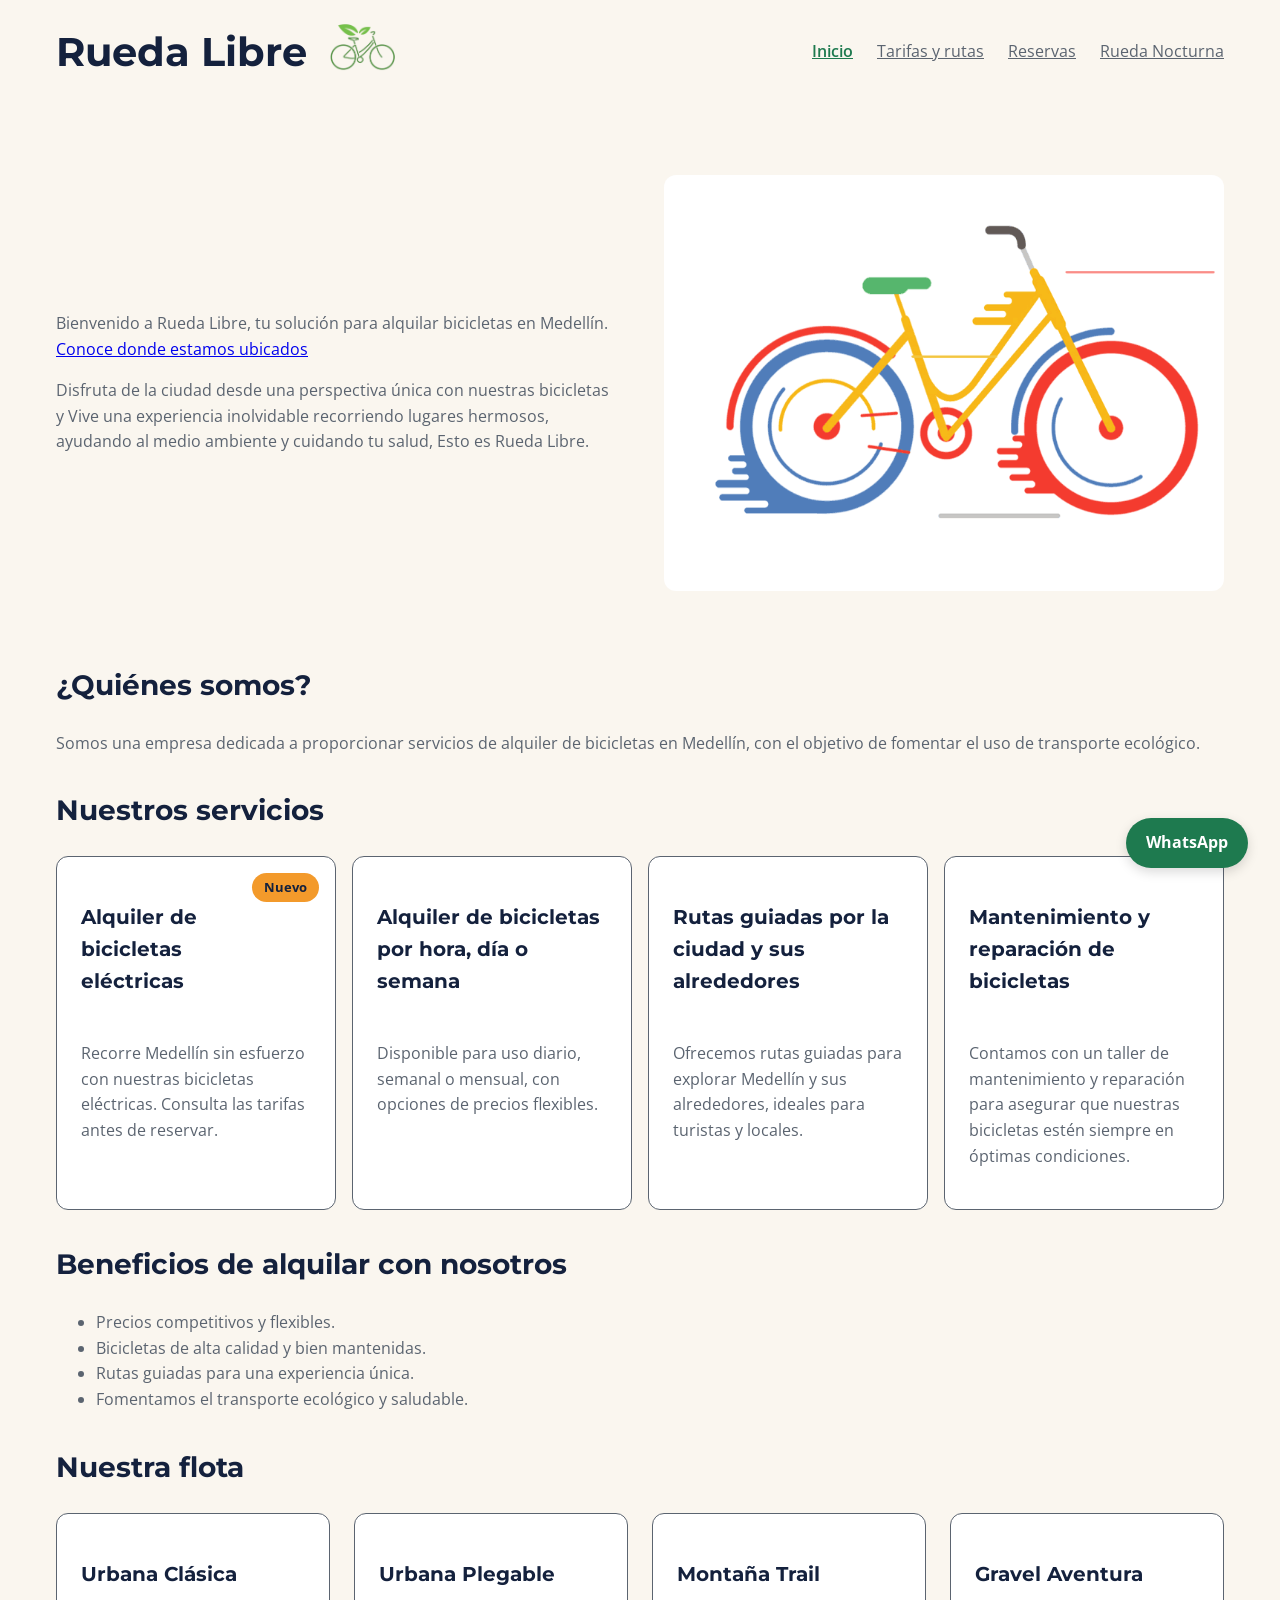
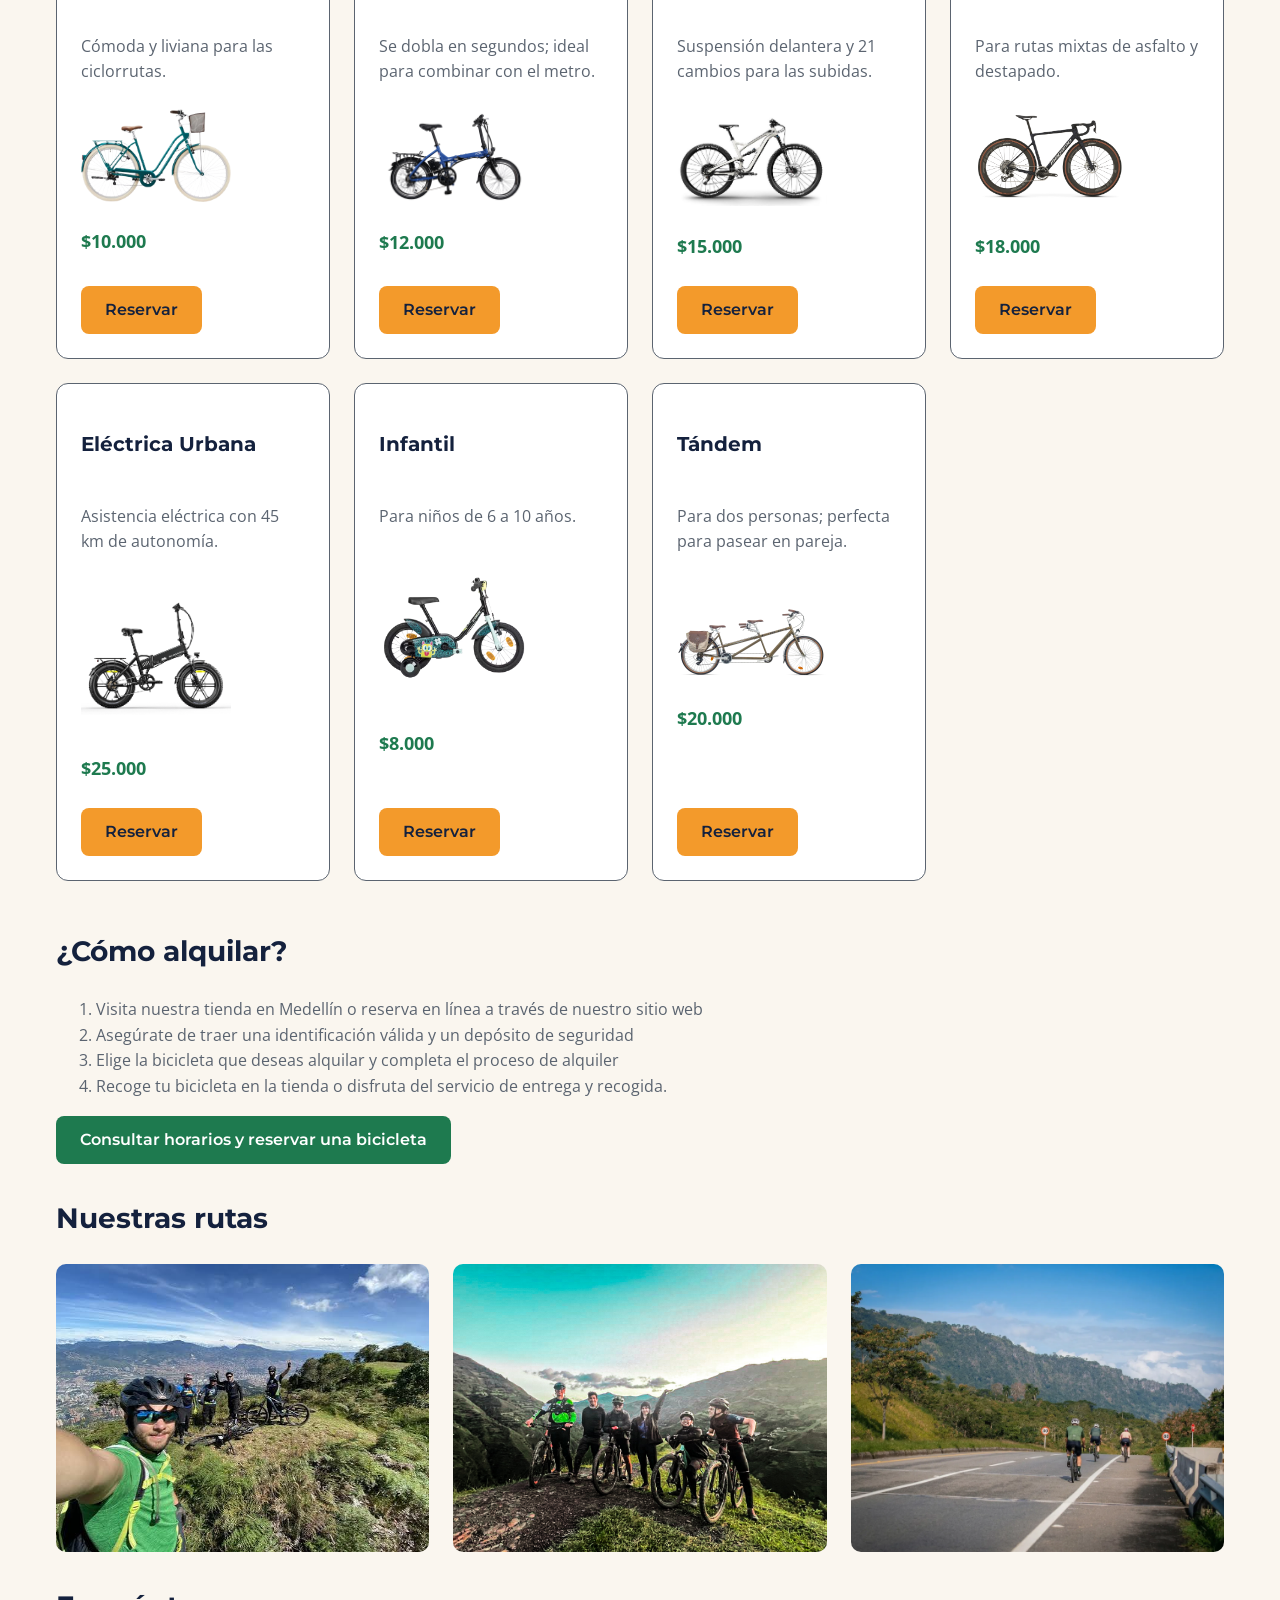
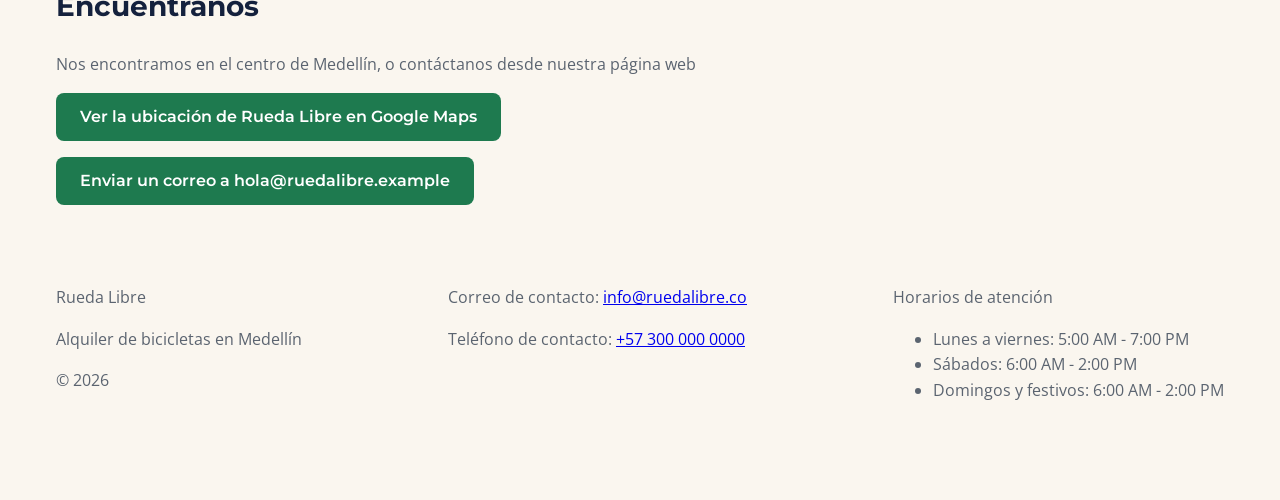
<file: index.html>
<!DOCTYPE html>
<html lang="es">
<head>
    <meta charset="UTF-8">
    <meta name="viewport" content="width=device-width, initial-scale=1.0">
    <title>Rueda Libre | Alquiler de bicicletas en Medellín</title>
    <link rel="preconnect" href="https://fonts.googleapis.com">
    <link rel="preconnect" href="https://fonts.gstatic.com" crossorigin>
    <link href="https://fonts.googleapis.com/css2?family=Montserrat:ital,wght@0,100..900;1,100..900&family=Open+Sans:ital,wght@0,300..800;1,300..800&display=swap" rel="stylesheet">
    <link rel="stylesheet" href="css/style.css">
</head>
<body>
    <header>
        <div class="logo">
            <h1>Rueda Libre</h1>
            <a href="index.html"><img src="assets/img/logo.png" alt="Rueda Libre" width="80"></a>
        </div>
        <nav>
            <ul id="menu">
                <li><a href="index.html" class="active">Inicio</a></li>
                <li><a href="paginas/tarifas.html">Tarifas y rutas</a></li>
                <li><a href="paginas/reservas.html">Reservas</a></li>
                <li><a href="./nocturna/index.html">Rueda Nocturna</a></li>
            </ul>
        </nav>
    </header>

    <main>
        <section class="hero">
            <div class="hero-text">
                <p>Bienvenido a Rueda Libre, tu solución para alquilar bicicletas en Medellín.
                <a href="#encuentranos">Conoce donde estamos ubicados</a>
                </p>
                <p>Disfruta de la ciudad desde una perspectiva única con nuestras bicicletas y Vive una experiencia inolvidable recorriendo lugares hermosos, ayudando al medio ambiente y cuidando tu salud, Esto es Rueda Libre.</p>
            </div>
            <img src="assets/gif/bike.gif" alt="Grupo de ciclistas disfrutando de un recorrido">
        </section>

        <section>
            <h2>¿Quiénes somos?</h2>
            <p>Somos una empresa dedicada a proporcionar servicios de alquiler de bicicletas en Medellín, con el objetivo de fomentar el uso de transporte ecológico.</p>
        </section>

        <section>
            <h2>Nuestros servicios</h2>
            <div class="services-grid">
                <article class="card">
                    <span class="badge-new">Nuevo</span>
                    <h3>Alquiler de bicicletas eléctricas</h3>
                    <p>Recorre Medellín sin esfuerzo con nuestras bicicletas eléctricas. Consulta las tarifas antes de reservar.</p>
                </article>
                <article class="card">
                    <h3>Alquiler de bicicletas por hora, día o semana</h3>
                    <p>Disponible para uso diario, semanal o mensual, con opciones de precios flexibles.</p>
                </article>
                <article class="card">
                    <h3>Rutas guiadas por la ciudad y sus alrededores</h3>
                    <p>Ofrecemos rutas guiadas para explorar Medellín y sus alrededores, ideales para turistas y locales.</p>
                </article>
                <article class="card">
                    <h3>Mantenimiento y reparación de bicicletas</h3>
                    <p>Contamos con un taller de mantenimiento y reparación para asegurar que nuestras bicicletas estén siempre en óptimas condiciones.</p>
                </article>
            </div>
        </section>

        <section>
            <h2>Beneficios de alquilar con nosotros</h2>
            <ul>
                <li>Precios competitivos y flexibles.</li>
                <li>Bicicletas de alta calidad y bien mantenidas.</li>
                <li>Rutas guiadas para una experiencia única.</li>
                <li>Fomentamos el transporte ecológico y saludable.</li>
            </ul>
        </section>

        <section>
            <h2>Nuestra flota</h2>
            <div class="bikes-grid">
                <article class="card">
                    <h3>Urbana Clásica</h3>
                    <p>Cómoda y liviana para las ciclorrutas.</p>
                    <img src="assets/img/bicis/urbana-clasica.png" alt="Bicicleta urbana clásica" width="150">
                    <p class="price">$10.000</p>
                    <a href="paginas/reservas.html" class="btn-secondary">Reservar</a>
                </article>
                <article class="card">
                    <h3>Urbana Plegable</h3>
                    <p>Se dobla en segundos; ideal para combinar con el metro.</p>
                    <img src="assets/img/bicis/urbana-plegable.png" alt="Bicicleta plegable" width="150">
                    <p class="price">$12.000</p>
                    <a href="paginas/reservas.html" class="btn-secondary">Reservar</a>
                </article>
                <article class="card">
                    <h3>Montaña Trail</h3>
                    <p>Suspensión delantera y 21 cambios para las subidas.</p>
                    <img src="assets/img/bicis/montana-trail.png" alt="Bicicleta de montaña" width="150">
                    <p class="price">$15.000</p>
                    <a href="paginas/reservas.html" class="btn-secondary">Reservar</a>
                </article>
                <article class="card">
                    <h3>Gravel Aventura</h3>
                    <p>Para rutas mixtas de asfalto y destapado.</p>
                    <img src="assets/img/bicis/gravel-aventura.png" alt="Bicicleta gravel" width="150">
                    <p class="price">$18.000</p>
                    <a href="paginas/reservas.html" class="btn-secondary">Reservar</a>
                </article>
                <article class="card">
                    <h3>Eléctrica Urbana</h3>
                    <p>Asistencia eléctrica con 45 km de autonomía.</p>
                    <img src="assets/img/bicis/electrica-urbana.png" alt="Bicicleta eléctrica" width="150">
                    <p class="price">$25.000</p>
                    <a href="paginas/reservas.html" class="btn-secondary">Reservar</a>
                </article>
                <article class="card">
                    <h3>Infantil</h3>
                    <p>Para niños de 6 a 10 años.</p>
                    <img src="assets/img/bicis/infantil.png" alt="Bicicleta infantil" width="150">
                    <p class="price">$8.000</p>
                    <a href="paginas/reservas.html" class="btn-secondary">Reservar</a>
                </article>
                <article class="card">
                    <h3>Tándem</h3>
                    <p>Para dos personas; perfecta para pasear en pareja.</p>
                    <img src="assets/img/bicis/tandem.png" alt="Bicicleta tándem" width="150">
                    <p class="price">$20.000</p>
                    <a href="paginas/reservas.html" class="btn-secondary">Reservar</a>
                </article>
            </div>
        </section>

        <section>
            <h2>¿Cómo alquilar?</h2>
            <ol>
                <li>Visita nuestra tienda en Medellín o reserva en línea a través de nuestro sitio web</li>
                <li>Asegúrate de traer una identificación válida y un depósito de seguridad</li>
                <li>Elige la bicicleta que deseas alquilar y completa el proceso de alquiler</li>
                <li>Recoge tu bicicleta en la tienda o disfruta del servicio de entrega y recogida.</li>
            </ol>
            <p><a href="paginas/reservas.html" class="btn-primary">Consultar horarios y reservar una bicicleta</a></p>
        </section>

        <section>
            <h2>Nuestras rutas</h2>
            <div class="routes-gallery">
                <img src="assets/img/ruta1.jpg" alt="Silueta de una persona montando bicicleta">
                <img src="assets/img/ruta.jpg" alt="Ciclista de Rueda Libre">
                <img src="assets/img/road.jpg" alt="Grupo de ciclistas disfrutando de un recorrido">
            </div>
        </section>

        <section id="encuentranos">
            <h2>Encuéntranos</h2>
            <p>Nos encontramos en el centro de Medellín, o contáctanos desde nuestra página web</p>
            <p><a href="https://maps.app.goo.gl/39smMRAee4DwYD9FA" class="btn-primary">Ver la ubicación de Rueda Libre en Google Maps</a></p>
            <p><a href="mailto:hola@ruedalibre.example" class="btn-primary">Enviar un correo a hola@ruedalibre.example</a></p>
        </section>
        <a href="https://wa.me/573000000000" class="whatsapp-float" target="_blank" rel="noopener">WhatsApp</a>
    </main>

    <footer>
        <div>
            <p>Rueda Libre</p>
            <p>Alquiler de bicicletas en Medellín</p>
            <p>&copy; 2026</p>
        </div>
        <div>
            <p>Correo de contacto: <a href="mailto:info@ruedalibre.co">info@ruedalibre.co</a></p>
            <p>Teléfono de contacto: <a href="tel:+573000000000">+57 300 000 0000</a></p>
        </div>
        <div>
            <p>Horarios de atención</p>
            <ul>
                <li>Lunes a viernes: 5:00 AM - 7:00 PM</li>
                <li>Sábados: 6:00 AM - 2:00 PM</li>
                <li>Domingos y festivos: 6:00 AM - 2:00 PM</li>
            </ul>
        </div>
    </footer>
</body>
</html>
</file>
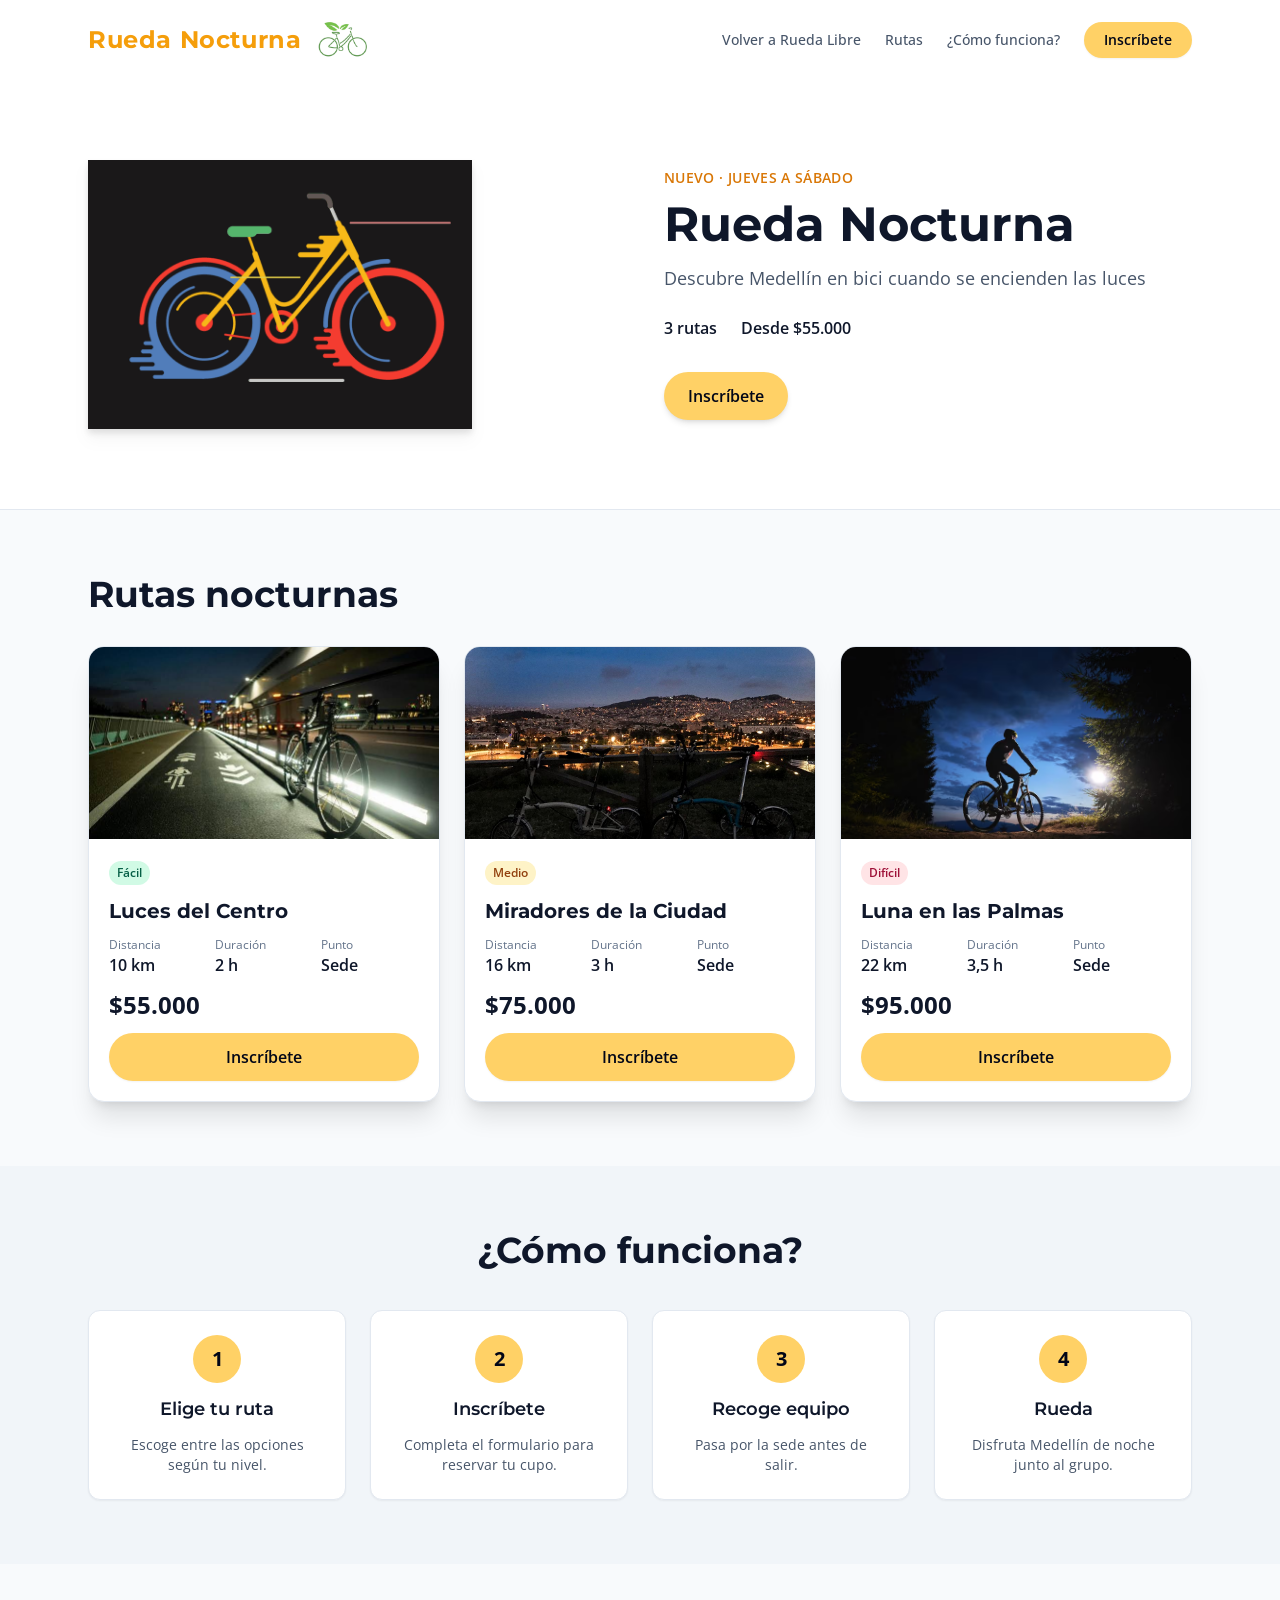
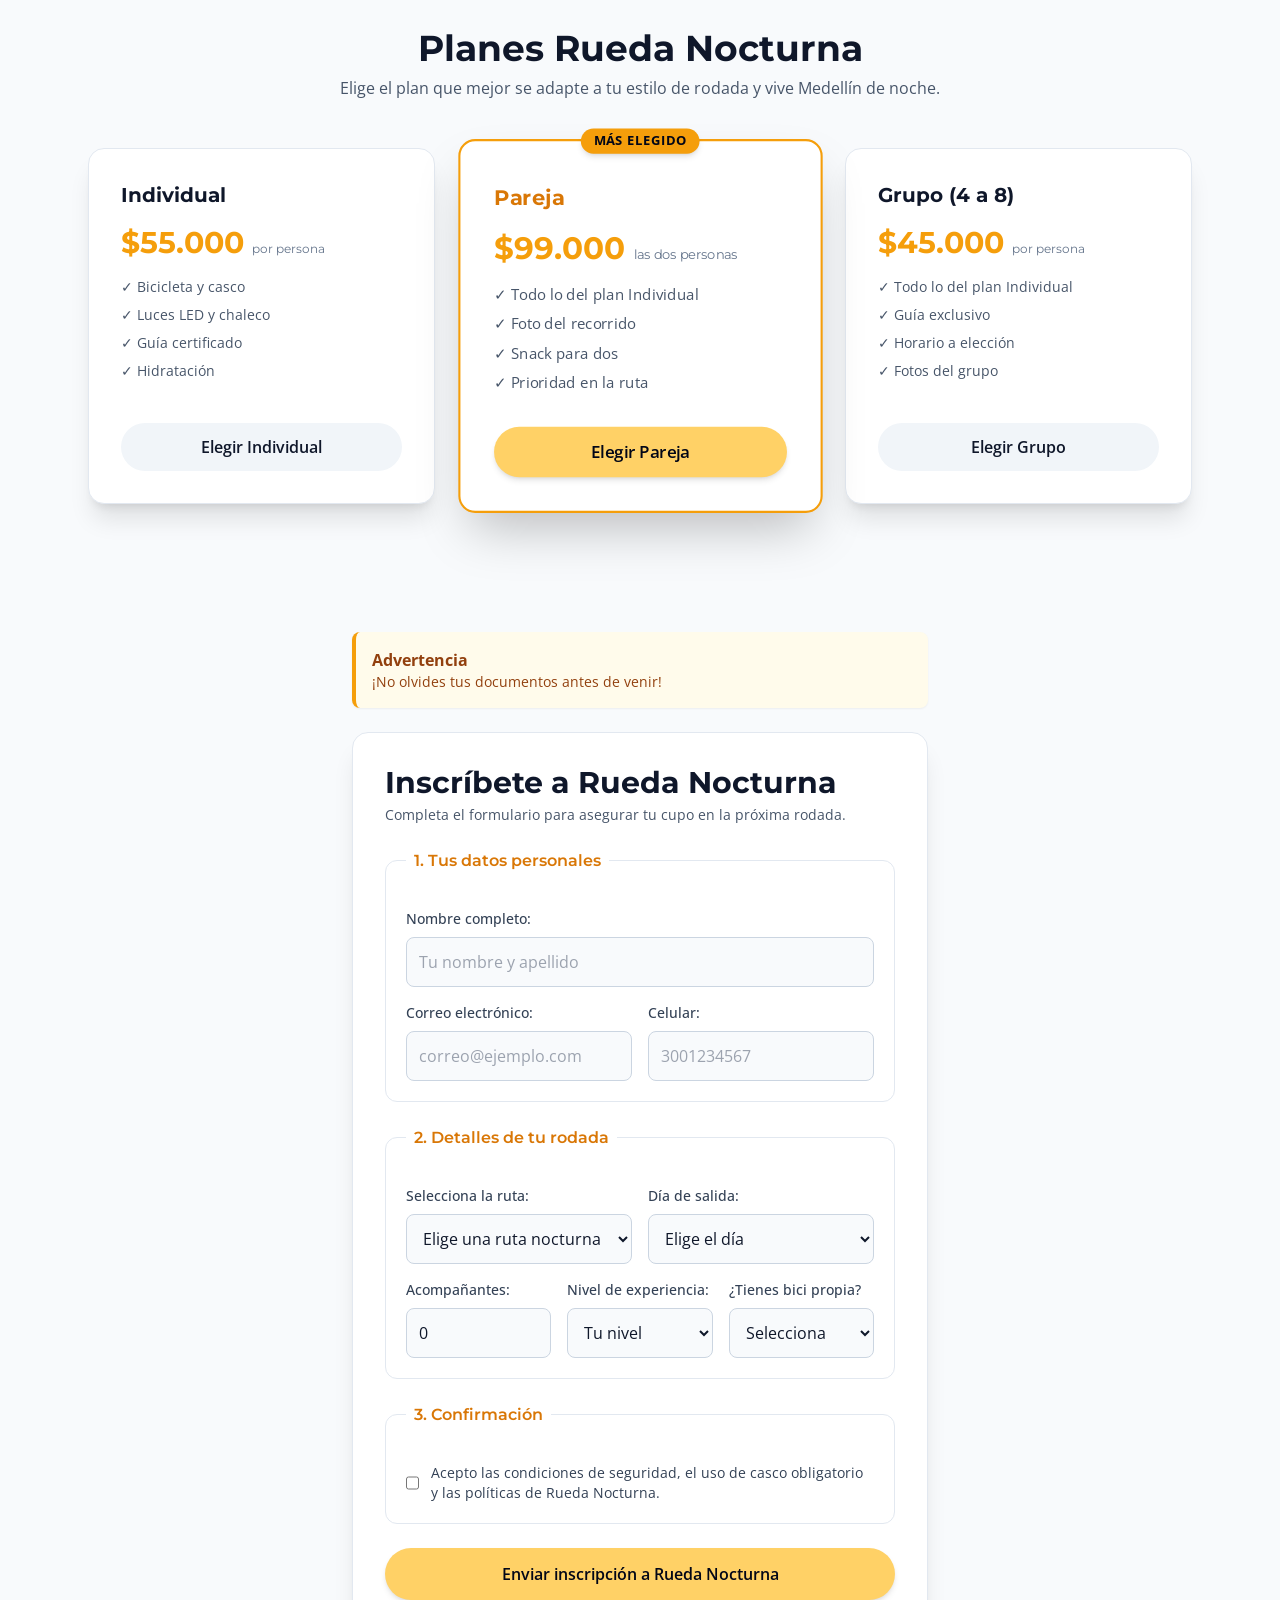
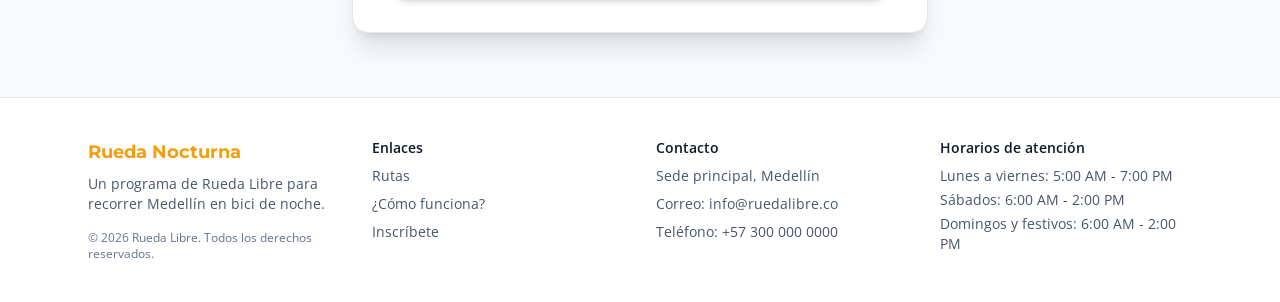
<file: nocturna/index.html>
<!DOCTYPE html>
<html lang="es" class="scroll-smooth">

<head>
    <meta charset="UTF-8">
    <meta name="viewport" content="width=device-width, initial-scale=1.0">
    <title>Rueda Nocturna · Medellín en bici</title>
    <link href="./src/output.css" rel="stylesheet">
</head>

<body class="bg-slate-50 text-slate-900 dark:bg-slate-950 dark:text-white font-sans transition-colors">
    <header class="bg-white dark:bg-slate-900 border-b border-slate-200 dark:border-slate-800 transition-colors">
        <nav class="max-w-6xl mx-auto px-4 sm:px-6 py-4 flex flex-col md:flex-row justify-between items-center gap-4">
            <!-- CONTENEDOR FLEX: Título y Logo juntos al lado -->
            <div class="flex items-center gap-3">
                <a href="#" class="text-xl sm:text-2xl font-bold font-display text-amber-500 dark:text-farol tracking-wide">
                    Rueda Nocturna
                </a>
                <a href="#">
                    <img src="../assets/img/logo.png" alt="Rueda Libre" width="60"
                </a>
            </div>
            <div class="flex items-center gap-4 md:gap-6">
                <a href="../index.html" class="text-sm font-medium text-slate-600 dark:text-slate-300 hover:text-amber-500 dark:hover:text-farol transition-colors">
                    Volver a Rueda Libre
                </a>
                <a href="#rutas" class="hidden md:inline text-sm font-medium text-slate-600 dark:text-slate-300 hover:text-amber-500 dark:hover:text-farol transition-colors">
                    Rutas
                </a>
                <a href="#como-funciona" class="hidden md:inline text-sm font-medium text-slate-600 dark:text-slate-300 hover:text-amber-500 dark:hover:text-farol transition-colors">
                    ¿Cómo funciona?
                </a>
                <a href="#inscripcion" class="bg-farol text-slate-950 text-sm font-semibold px-5 py-2 rounded-full hover:brightness-110 transition-all shadow-sm">
                    Inscríbete
                </a>
            </div>
        </nav>
        <section class="max-w-6xl mx-auto px-4 sm:px-6 py-12 md:py-16 lg:py-20 flex flex-col md:flex-row items-center justify-center gap-8 md:gap-12">
            <div class="w-full md:w-1/2 flex justify-center md:justify-start">
                <img src="../assets/gif/dark.gif" alt="Animación Rueda Nocturna" class="w-64 sm:w-80 md:w-96 h-auto object-contain drop-shadow-lg">
            </div>

            <div class="w-full md:w-1/2 text-center md:text-left">
                <p class="uppercase tracking-wide text-xs sm:text-sm text-amber-600 dark:text-farol font-semibold">Nuevo · Jueves a sábado</p>
                <h1 class="text-3xl sm:text-4xl md:text-5xl font-bold font-display mt-3">Rueda Nocturna</h1>
                <p class="text-base sm:text-lg text-slate-600 dark:text-slate-300 leading-relaxed mt-4">
                    Descubre Medellín en bici cuando se encienden las luces
                </p>
                <ul class="flex justify-center md:justify-start gap-6 mt-6 text-sm sm:text-base font-semibold">
                    <li>3 rutas</li>
                    <li>Desde $55.000</li>
                </ul>
                <a href="#inscripcion"
                    class="inline-block mt-8 bg-farol text-slate-950 font-semibold px-6 py-3 rounded-full hover:brightness-110 shadow-md transition-all focus:outline-none focus:ring-2 focus:ring-farol/50">
                    Inscríbete
                </a>
            </div>
        </section>
    </header>

    <main>
        <section id="rutas" class="max-w-6xl mx-auto px-4 sm:px-6 py-12 md:py-16">
            <h2 class="text-2xl md:text-3xl lg:text-4xl font-bold font-display mb-8">Rutas nocturnas</h2>

            <div class="grid grid-cols-1 sm:grid-cols-2 lg:grid-cols-3 gap-6">
                <article class="bg-white dark:bg-slate-900 border border-slate-200 dark:border-slate-800 rounded-2xl shadow-xl overflow-hidden transition-colors">
                    <img class="w-full h-48 object-cover" src="../assets/dark/luces.jpg" alt="Luces del Centro">
                    <div class="p-5 space-y-3">
                        <span class="inline-block bg-emerald-100 text-emerald-800 text-xs font-semibold px-2 py-1 rounded-full">Fácil</span>
                        <h3 class="text-xl font-bold font-display text-slate-900 dark:text-white">Luces del Centro</h3>
                        <dl class="grid grid-cols-3 gap-2">
                            <div><dt class="text-xs text-slate-500 dark:text-slate-400">Distancia</dt><dd class="font-semibold text-slate-900 dark:text-slate-200">10 km</dd></div>
                            <div><dt class="text-xs text-slate-500 dark:text-slate-400">Duración</dt><dd class="font-semibold text-slate-900 dark:text-slate-200">2 h</dd></div>
                            <div><dt class="text-xs text-slate-500 dark:text-slate-400">Punto</dt><dd class="font-semibold text-slate-900 dark:text-slate-200">Sede</dd></div>
                        </dl>
                        <p class="text-2xl font-bold text-slate-900 dark:text-white">$55.000</p>
                        <a href="#inscripcion" class="block text-center bg-farol text-slate-950 font-semibold py-3 rounded-full hover:brightness-110 transition-all shadow-sm">Inscríbete</a>
                    </div>
                </article>

                <article class="bg-white dark:bg-slate-900 border border-slate-200 dark:border-slate-800 rounded-2xl shadow-xl overflow-hidden transition-colors">
                    <img class="w-full h-48 object-cover" src="../assets/dark/mirador.jpg" alt="Miradores de la Ciudad">
                    <div class="p-5 space-y-3">
                        <span class="inline-block bg-amber-100 text-amber-800 text-xs font-semibold px-2 py-1 rounded-full">Medio</span>
                        <h3 class="text-xl font-bold font-display text-slate-900 dark:text-white">Miradores de la Ciudad</h3>
                        <dl class="grid grid-cols-3 gap-2">
                            <div><dt class="text-xs text-slate-500 dark:text-slate-400">Distancia</dt><dd class="font-semibold text-slate-900 dark:text-slate-200">16 km</dd></div>
                            <div><dt class="text-xs text-slate-500 dark:text-slate-400">Duración</dt><dd class="font-semibold text-slate-900 dark:text-slate-200">3 h</dd></div>
                            <div><dt class="text-xs text-slate-500 dark:text-slate-400">Punto</dt><dd class="font-semibold text-slate-900 dark:text-slate-200">Sede</dd></div>
                        </dl>
                        <p class="text-2xl font-bold text-slate-900 dark:text-white">$75.000</p>
                        <a href="#inscripcion" class="block text-center bg-farol text-slate-950 font-semibold py-3 rounded-full hover:brightness-110 transition-all shadow-sm">Inscríbete</a>
                    </div>
                </article>
                
                <article class="bg-white dark:bg-slate-900 border border-slate-200 dark:border-slate-800 rounded-2xl shadow-xl overflow-hidden transition-colors">
                    <img class="w-full h-48 object-cover" src="../assets/dark/palma.png" alt="Luna en las Palmas">
                    <div class="p-5 space-y-3">
                        <span class="inline-block bg-rose-100 text-rose-800 text-xs font-semibold px-2 py-1 rounded-full">Difícil</span>
                        <h3 class="text-xl font-bold font-display text-slate-900 dark:text-white">Luna en las Palmas</h3>
                        <dl class="grid grid-cols-3 gap-2">
                            <div><dt class="text-xs text-slate-500 dark:text-slate-400">Distancia</dt><dd class="font-semibold text-slate-900 dark:text-slate-200">22 km</dd></div>
                            <div><dt class="text-xs text-slate-500 dark:text-slate-400">Duración</dt><dd class="font-semibold text-slate-900 dark:text-slate-200">3,5 h</dd></div>
                            <div><dt class="text-xs text-slate-500 dark:text-slate-400">Punto</dt><dd class="font-semibold text-slate-900 dark:text-slate-200">Sede</dd></div>
                        </dl>
                        <p class="text-2xl font-bold text-slate-900 dark:text-white">$95.000</p>
                        <a href="#inscripcion" class="block text-center bg-farol text-slate-950 font-semibold py-3 rounded-full hover:brightness-110 transition-all shadow-sm">Inscríbete</a>
                    </div>
                </article>
            </div>
        </section>

        <section id="como-funciona" class="bg-slate-100 dark:bg-slate-900/50 py-12 md:py-16 transition-colors">
            <div class="max-w-6xl mx-auto px-4 sm:px-6">
                <h2 class="text-2xl md:text-3xl lg:text-4xl font-bold font-display mb-10 text-center">¿Cómo funciona?</h2>
                <div class="flex flex-col md:flex-row md:flex-wrap lg:flex-nowrap gap-6">
                    <div class="flex-1 md:basis-[calc(50%-0.75rem)] lg:basis-1/4 flex flex-col items-center text-center gap-3 p-6 bg-white dark:bg-slate-900 rounded-xl border border-slate-200 dark:border-slate-800 shadow-sm">
                        <span class="flex h-12 w-12 shrink-0 items-center justify-center rounded-full bg-farol text-slate-950 font-bold text-xl">1</span>
                        <h3 class="font-semibold font-display text-lg">Elige tu ruta</h3>
                        <p class="text-sm text-slate-600 dark:text-slate-300">Escoge entre las opciones según tu nivel.</p>
                    </div>
                    <div class="flex-1 md:basis-[calc(50%-0.75rem)] lg:basis-1/4 flex flex-col items-center text-center gap-3 p-6 bg-white dark:bg-slate-900 rounded-xl border border-slate-200 dark:border-slate-800 shadow-sm">
                        <span class="flex h-12 w-12 shrink-0 items-center justify-center rounded-full bg-farol text-slate-950 font-bold text-xl">2</span>
                        <h3 class="font-semibold font-display text-lg">Inscríbete</h3>
                        <p class="text-sm text-slate-600 dark:text-slate-300">Completa el formulario para reservar tu cupo.</p>
                    </div>
                    <div class="flex-1 md:basis-[calc(50%-0.75rem)] lg:basis-1/4 flex flex-col items-center text-center gap-3 p-6 bg-white dark:bg-slate-900 rounded-xl border border-slate-200 dark:border-slate-800 shadow-sm">
                        <span class="flex h-12 w-12 shrink-0 items-center justify-center rounded-full bg-farol text-slate-950 font-bold text-xl">3</span>
                        <h3 class="font-semibold font-display text-lg">Recoge equipo</h3>
                        <p class="text-sm text-slate-600 dark:text-slate-300">Pasa por la sede antes de salir.</p>
                    </div>
                    <div class="flex-1 md:basis-[calc(50%-0.75rem)] lg:basis-1/4 flex flex-col items-center text-center gap-3 p-6 bg-white dark:bg-slate-900 rounded-xl border border-slate-200 dark:border-slate-800 shadow-sm">
                        <span class="flex h-12 w-12 shrink-0 items-center justify-center rounded-full bg-farol text-slate-950 font-bold text-xl">4</span>
                        <h3 class="font-semibold font-display text-lg">Rueda</h3>
                        <p class="text-sm text-slate-600 dark:text-slate-300">Disfruta Medellín de noche junto al grupo.</p>
                    </div>
                </div>
            </div>
        </section>

        <section id="planes" class="max-w-6xl mx-auto px-4 sm:px-6 py-12 md:py-16">
            <div class="text-center max-w-2xl mx-auto mb-12">
                <h2 class="text-2xl md:text-3xl lg:text-4xl font-bold font-display">Planes Rueda Nocturna</h2>
                <p class="text-slate-600 dark:text-slate-400 mt-2">Elige el plan que mejor se adapte a tu estilo de rodada y vive Medellín de noche.</p>
            </div>

            <div class="grid grid-cols-1 lg:grid-cols-3 gap-8 items-stretch">
                <article class="bg-white dark:bg-slate-900 border border-slate-200 dark:border-slate-800 rounded-2xl p-6 sm:p-8 flex flex-col justify-between shadow-xl transition-all">
                    <div class="space-y-4">
                        <h3 class="text-xl font-bold font-display">Individual</h3>
                        <p class="text-3xl font-bold font-display text-amber-500 dark:text-farol">$55.000 <span class="text-xs font-normal text-slate-500">por persona</span></p>
                        <ul class="space-y-2 text-sm text-slate-600 dark:text-slate-300">
                            <li class="flex items-center gap-2">✓ Bicicleta y casco</li>
                            <li class="flex items-center gap-2">✓ Luces LED y chaleco</li>
                            <li class="flex items-center gap-2">✓ Guía certificado</li>
                            <li class="flex items-center gap-2">✓ Hidratación</li>
                        </ul>
                    </div>
                    <a href="#inscripcion" class="mt-8 block text-center bg-slate-100 dark:bg-slate-800 text-slate-900 dark:text-white font-semibold py-3 rounded-full hover:bg-slate-200 dark:hover:bg-slate-700 transition-all">
                        Elegir Individual
                    </a>
                </article>

                <article class="bg-white dark:bg-slate-900 border-2 border-amber-500 dark:border-farol rounded-2xl p-6 sm:p-8 flex flex-col justify-between shadow-2xl relative transition-all scale-105">
                    <span class="absolute -top-3 left-1/2 -translate-x-1/2 bg-amber-500 dark:bg-farol text-slate-950 text-xs font-bold uppercase tracking-wider px-3 py-1 rounded-full shadow-md">
                        Más elegido
                    </span>
                    <div class="space-y-4 mt-2">
                        <h3 class="text-xl font-bold font-display text-amber-600 dark:text-farol">Pareja</h3>
                        <p class="text-3xl font-bold font-display text-amber-500 dark:text-farol">$99.000 <span class="text-xs font-normal text-slate-500">las dos personas</span></p>
                        <ul class="space-y-2 text-sm text-slate-600 dark:text-slate-300">
                            <li class="flex items-center gap-2">✓ Todo lo del plan Individual</li>
                            <li class="flex items-center gap-2">✓ Foto del recorrido</li>
                            <li class="flex items-center gap-2">✓ Snack para dos</li>
                            <li class="flex items-center gap-2">✓ Prioridad en la ruta</li>
                        </ul>
                    </div>
                    <a href="#inscripcion" class="mt-8 block text-center bg-farol text-slate-950 font-semibold py-3 rounded-full hover:brightness-110 shadow-md transition-all">
                        Elegir Pareja
                    </a>
                </article>

                <article class="bg-white dark:bg-slate-900 border border-slate-200 dark:border-slate-800 rounded-2xl p-6 sm:p-8 flex flex-col justify-between shadow-xl transition-all">
                    <div class="space-y-4">
                        <h3 class="text-xl font-bold font-display">Grupo (4 a 8)</h3>
                        <p class="text-3xl font-bold font-display text-amber-500 dark:text-farol">$45.000 <span class="text-xs font-normal text-slate-500">por persona</span></p>
                        <ul class="space-y-2 text-sm text-slate-600 dark:text-slate-300">
                            <li class="flex items-center gap-2">✓ Todo lo del plan Individual</li>
                            <li class="flex items-center gap-2">✓ Guía exclusivo</li>
                            <li class="flex items-center gap-2">✓ Horario a elección</li>
                            <li class="flex items-center gap-2">✓ Fotos del grupo</li>
                        </ul>
                    </div>
                    <a href="#inscripcion" class="mt-8 block text-center bg-slate-100 dark:bg-slate-800 text-slate-900 dark:text-white font-semibold py-3 rounded-full hover:bg-slate-200 dark:hover:bg-slate-700 transition-all">
                        Elegir Grupo
                    </a>
                </article>
            </div>
        </section>

        <section id="inscripcion" class="py-12 md:py-16">
            <div class="max-w-6xl mx-auto px-4 sm:px-6">
                <div class="max-w-xl mx-auto space-y-6">
                    <div class="bg-amber-50 dark:bg-slate-900/50 border-l-4 border-amber-500 text-amber-800 dark:text-amber-300 p-4 rounded-lg shadow-sm">
                        <p class="font-bold">Advertencia</p>
                        <p class="text-sm">¡No olvides tus documentos antes de venir!</p>
                    </div>

                    <form class="rounded-2xl bg-white dark:bg-slate-900 p-6 sm:p-8 space-y-6 border border-slate-200 dark:border-slate-800 shadow-xl transition-colors">
                        <div>
                            <h2 class="text-2xl md:text-3xl font-bold font-display text-slate-900 dark:text-white">Inscríbete a Rueda Nocturna</h2>
                            <p class="text-sm text-slate-600 dark:text-slate-400 mt-1">Completa el formulario para asegurar tu cupo en la próxima rodada.</p>
                        </div>

                        <fieldset class="space-y-4 border border-slate-200 dark:border-slate-800 p-4 sm:p-5 rounded-xl">
                            <legend class="px-2 font-semibold font-display text-amber-600 dark:text-farol">1. Tus datos personales</legend>
                            
                            <div>
                                <label for="nombre" class="block mb-2 font-medium text-sm text-slate-700 dark:text-slate-200">Nombre completo:</label>
                                <input type="text" id="nombre" name="nombre" minlength="3" maxlength="100" title="Debe tener al menos 3 caracteres." placeholder="Tu nombre y apellido" required
                                    class="w-full rounded-lg bg-slate-50 dark:bg-slate-950 border border-slate-300 dark:border-slate-700 p-3 text-slate-900 dark:text-white focus:outline-none focus:ring-2 focus:ring-farol">
                            </div>

                            <div class="grid grid-cols-1 md:grid-cols-2 gap-4">
                                <div>
                                    <label for="correo" class="block mb-2 font-medium text-sm text-slate-700 dark:text-slate-200">Correo electrónico:</label>
                                    <input type="email" id="correo" name="correo" placeholder="correo@ejemplo.com" required
                                        class="w-full rounded-lg bg-slate-50 dark:bg-slate-950 border border-slate-300 dark:border-slate-700 p-3 text-slate-900 dark:text-white focus:outline-none focus:ring-2 focus:ring-farol">
                                </div>
                                <div>
                                    <label for="celular" class="block mb-2 font-medium text-sm text-slate-700 dark:text-slate-200">Celular:</label>
                                    <input type="tel" id="celular" name="celular" inputmode="numeric" pattern="3[0-9]{9}" maxlength="10" title="Debe tener 10 dígitos y empezar por 3." placeholder="3001234567" oninput="this.value = this.value.replace(/[^0-9]/g, '')" required
                                        class="w-full rounded-lg bg-slate-50 dark:bg-slate-950 border border-slate-300 dark:border-slate-700 p-3 text-slate-900 dark:text-white focus:outline-none focus:ring-2 focus:ring-farol">
                                </div>
                            </div>
                        </fieldset>

                        <fieldset class="space-y-4 border border-slate-200 dark:border-slate-800 p-4 sm:p-5 rounded-xl">
                            <legend class="px-2 font-semibold font-display text-amber-600 dark:text-farol">2. Detalles de tu rodada</legend>

                            <div class="grid grid-cols-1 md:grid-cols-2 gap-4">
                                <div>
                                    <label for="ruta" class="block mb-2 font-medium text-sm text-slate-700 dark:text-slate-200">Selecciona la ruta:</label>
                                    <select id="ruta" name="ruta" required
                                        class="w-full rounded-lg bg-slate-50 dark:bg-slate-950 border border-slate-300 dark:border-slate-700 p-3 text-slate-900 dark:text-white focus:outline-none focus:ring-2 focus:ring-farol">
                                        <option value="" selected disabled>Elige una ruta nocturna</option>
                                        <option value="luces-centro">Luces del Centro ($55.000)</option>
                                        <option value="miradores">Miradores de la Ciudad ($75.000)</option>
                                        <option value="palmas">Luna en las Palmas ($95.000)</option>
                                    </select>
                                </div>

                                <div>
                                    <label for="dia" class="block mb-2 font-medium text-sm text-slate-700 dark:text-slate-200">Día de salida:</label>
                                    <select id="dia" name="dia" required
                                        class="w-full rounded-lg bg-slate-50 dark:bg-slate-950 border border-slate-300 dark:border-slate-700 p-3 text-slate-900 dark:text-white focus:outline-none focus:ring-2 focus:ring-farol">
                                        <option value="" selected disabled>Elige el día</option>
                                        <option value="jueves">Jueves</option>
                                        <option value="viernes">Viernes</option>
                                        <option value="sabado">Sábado</option>
                                    </select>
                                </div>
                            </div>

                            <div class="grid grid-cols-1 md:grid-cols-3 gap-4">
                                <div>
                                    <label for="acompanantes" class="block mb-2 font-medium text-sm text-slate-700 dark:text-slate-200">Acompañantes:</label>
                                    <input type="number" id="acompanantes" name="acompanantes" min="0" max="6" value="0" required
                                        class="w-full rounded-lg bg-slate-50 dark:bg-slate-950 border border-slate-300 dark:border-slate-700 p-3 text-slate-900 dark:text-white focus:outline-none focus:ring-2 focus:ring-farol">
                                </div>

                                <div>
                                    <label for="experiencia" class="block mb-2 font-medium text-sm text-slate-700 dark:text-slate-200">Nivel de experiencia:</label>
                                    <select id="experiencia" name="experiencia" required
                                        class="w-full rounded-lg bg-slate-50 dark:bg-slate-950 border border-slate-300 dark:border-slate-700 p-3 text-slate-900 dark:text-white focus:outline-none focus:ring-2 focus:ring-farol">
                                        <option value="" selected disabled>Tu nivel</option>
                                        <option value="principiante">Principiante</option>
                                        <option value="intermedio">Intermedio</option>
                                        <option value="avanzado">Avanzado</option>
                                    </select>
                                </div>

                                <div>
                                    <label for="biciPropia" class="block mb-2 font-medium text-sm text-slate-700 dark:text-slate-200">¿Tienes bici propia?</label>
                                    <select id="biciPropia" name="biciPropia" required
                                        class="w-full rounded-lg bg-slate-50 dark:bg-slate-950 border border-slate-300 dark:border-slate-700 p-3 text-slate-900 dark:text-white focus:outline-none focus:ring-2 focus:ring-farol">
                                        <option value="" selected disabled>Selecciona</option>
                                        <option value="si">Sí</option>
                                        <option value="no">No (alquilar en sede)</option>
                                    </select>
                                </div>
                            </div>
                        </fieldset>

                        <fieldset class="space-y-4 border border-slate-200 dark:border-slate-800 p-4 sm:p-5 rounded-xl">
                            <legend class="px-2 font-semibold font-display text-amber-600 dark:text-farol">3. Confirmación</legend>
                            <div class="flex items-center gap-3">
                                <input type="checkbox" id="politicas" name="aceptaPoliticas" required
                                    class="w-5 h-5 rounded border-slate-300 text-amber-500 focus:ring-farol">
                                <label for="politicas" class="text-sm text-slate-700 dark:text-slate-300">
                                    Acepto las condiciones de seguridad, el uso de casco obligatorio y las políticas de Rueda Nocturna.
                                </label>
                            </div>
                        </fieldset>

                        <button type="submit" class="w-full bg-farol text-slate-950 font-semibold py-3.5 rounded-full hover:brightness-110 shadow-md transition-all text-center">
                            Enviar inscripción a Rueda Nocturna
                        </button>
                    </form>
                </div>
            </div>
        </section>
                </div>
            </div>
        </section>
    </main>
    <footer class="bg-white dark:bg-slate-900 border-t border-slate-200 dark:border-slate-800 transition-colors">
        <div class="max-w-6xl mx-auto px-4 sm:px-6 py-10 grid grid-cols-1 md:grid-cols-4 gap-8">
            <div>
                <p class="text-lg font-bold font-display text-amber-500 dark:text-farol">Rueda Nocturna</p>
                <p class="text-sm text-slate-600 dark:text-slate-400 mt-2">Un programa de Rueda Libre para recorrer Medellín en bici de noche.</p>
                <p class="text-xs text-slate-500 dark:text-slate-500 mt-4">&copy; 2026 Rueda Libre. Todos los derechos reservados.</p>
            </div>

            <div class="flex flex-col gap-2">
                <p class="font-semibold text-sm text-slate-900 dark:text-slate-200">Enlaces</p>
                <a href="#rutas" class="text-sm text-slate-600 dark:text-slate-400 hover:text-amber-500 dark:hover:text-farol transition-colors">Rutas</a>
                <a href="#como-funciona" class="text-sm text-slate-600 dark:text-slate-400 hover:text-amber-500 dark:hover:text-farol transition-colors">¿Cómo funciona?</a>
                <a href="#inscripcion" class="text-sm text-slate-600 dark:text-slate-400 hover:text-amber-500 dark:hover:text-farol transition-colors">Inscríbete</a>
            </div>

            <div class="flex flex-col gap-2">
                <p class="font-semibold text-sm text-slate-900 dark:text-slate-200">Contacto</p>
                <p class="text-sm text-slate-600 dark:text-slate-400">Sede principal, Medellín</p>
                <p class="text-sm text-slate-600 dark:text-slate-400">Correo: <a href="mailto:info@ruedalibre.co" class="hover:underline">info@ruedalibre.co</a></p>
                <p class="text-sm text-slate-600 dark:text-slate-400">Teléfono: <a href="tel:+573000000000" class="hover:underline">+57 300 000 0000</a></p>
            </div>

            <div class="flex flex-col gap-2">
                <p class="font-semibold text-sm text-slate-900 dark:text-slate-200">Horarios de atención</p>
                <ul class="text-sm text-slate-600 dark:text-slate-400 space-y-1">
                    <li>Lunes a viernes: 5:00 AM - 7:00 PM</li>
                    <li>Sábados: 6:00 AM - 2:00 PM</li>
                    <li>Domingos y festivos: 6:00 AM - 2:00 PM</li>
                </ul>
            </div>
        </div>
    </footer>

</body>
</html>
</file>
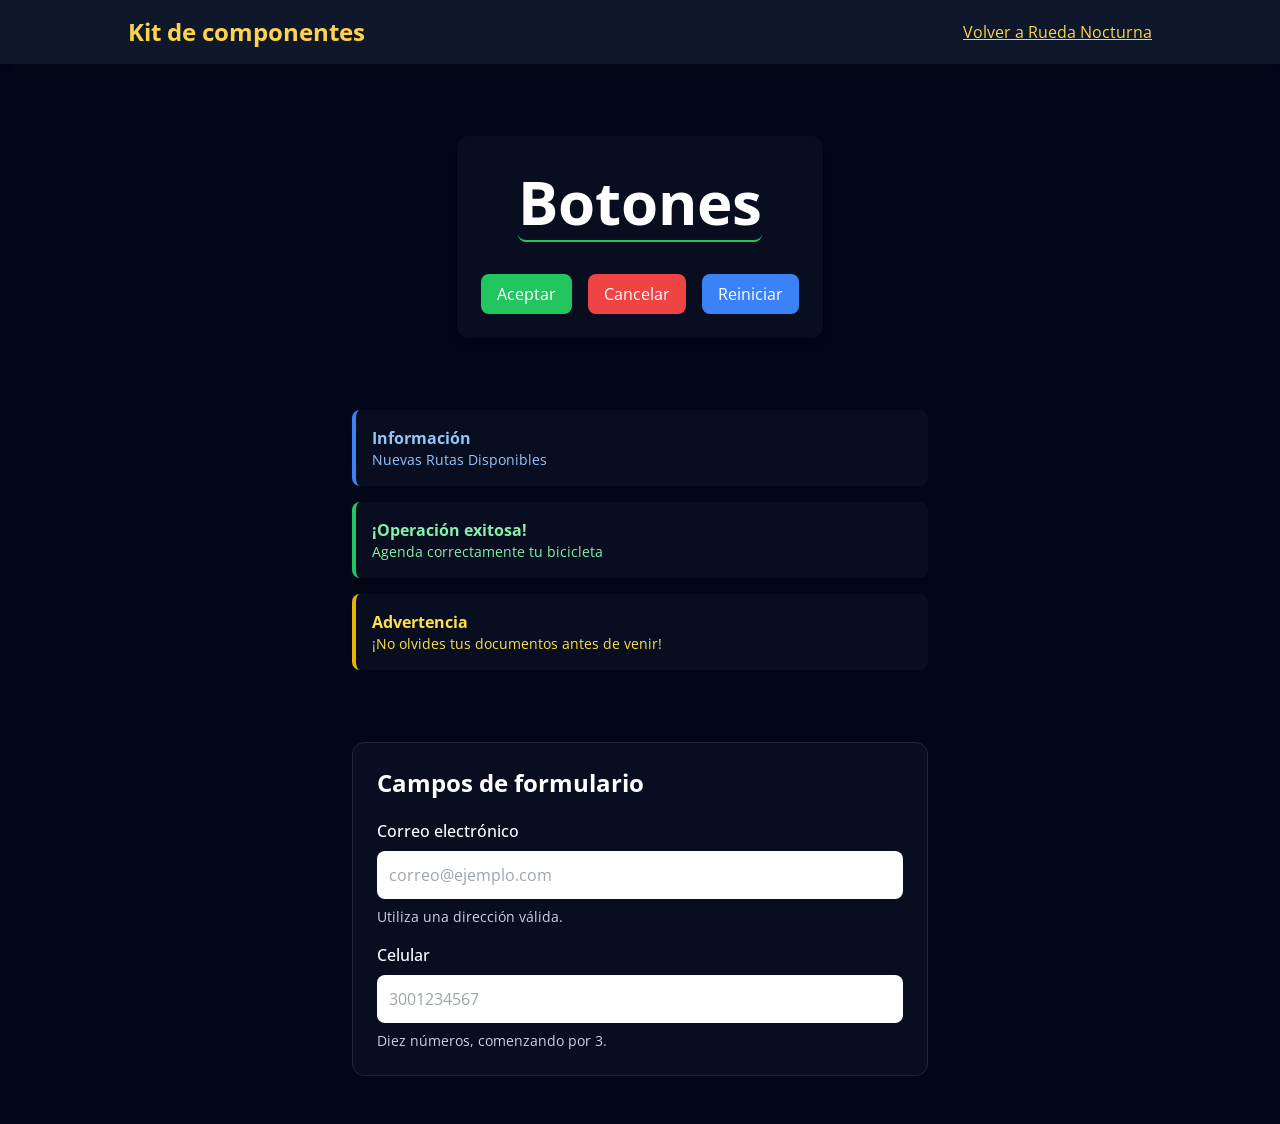
<file: nocturna/componentes.html>
<!DOCTYPE html>
<html lang="en">

<head>
    <meta charset="UTF-8">
    <meta name="viewport" content="width=device-width, initial-scale=1.0">
    <title>Kit de Componentes - Rueda Nocturna</title>
    <link href="./src/output.css" rel="stylesheet">
</head>

<body class="bg-slate-950 text-white">

<header class="w-full bg-slate-900 px-5 py-4 shadow-md sm:px-8">
        <div class="mx-auto flex max-w-5xl flex-col items-start gap-3 sm:flex-row sm:items-center sm:justify-between">
            <h1 class="text-2xl font-bold text-amber-300">Kit de componentes</h1>
<a href="index.html" class="text-amber-300 underline">Volver a Rueda Nocturna</a>
        </div>
    </header>
    <main class="mx-auto max-w-5xl px-5 py-12 space-y-12">

        
        <section class="space-y-5 p-6 flex justify-center">
            <div class="flex flex-wrap flex-col gap-4 p-6 bg-slate-900/50 rounded-xl items-center shadow-lg hover:shadow-gray-200 transition-shadow">
                <h2 class="text-white text-4xl md:text-6xl font-bold mt-3 border-b-2 border-green-500 rounded-lg pb-2">Botones</h2>
                <div class="flex flex-row items-center gap-4 mt-4">
                    <button class="bg-green-500 text-white px-4 py-2 rounded-lg hover:bg-green-600 transition-colors">Aceptar</button>
                    <button class="bg-red-500 text-white px-4 py-2 rounded-lg hover:bg-red-600 transition-colors">Cancelar</button>
                    <button class="bg-blue-500 text-white px-4 py-2 rounded-lg hover:bg-blue-600 transition-colors">Reiniciar</button>
                </div>
            </div>
        </section>

        
        <section class="max-w-xl mx-auto space-y-4">
            <div class="bg-slate-900/50 border-l-4 border-blue-500 text-blue-300 p-4 rounded-lg shadow-sm">
                <p class="font-bold">Información</p>
                <p class="text-sm">Nuevas Rutas Disponibles</p>
            </div>

            <div role="status" class="bg-slate-900/50 border-l-4 border-green-500 text-green-300 p-4 rounded-lg shadow-sm">
                <p class="font-bold">¡Operación exitosa!</p>
                <p class="text-sm">Agenda correctamente tu bicicleta</p>
            </div>

            <div class="bg-slate-900/50 border-l-4 border-yellow-500 text-yellow-300 p-4 rounded-lg shadow-sm">
                <p class="font-bold">Advertencia</p>
                <p class="text-sm">¡No olvides tus documentos antes de venir!</p>
            </div>
        </section><br>

        
        <section class="max-w-xl mx-auto rounded-xl bg-slate-900/50 p-6 space-y-5 border border-slate-800">
            <h2 class="text-2xl font-bold text-white">Campos de formulario</h2>
            <div class="space-y-4">
                <div>
                    <label for="correo" class="block mb-2 font-medium">Correo electrónico</label>
                    <input id="correo" type="email" aria-describedby="ayuda-correo" placeholder="correo@ejemplo.com" class="w-full rounded-lg bg-white p-3 text-slate-950 focus:outline focus:outline-4 focus:outline-amber-300">
                    <p id="ayuda-correo" class="mt-2 text-sm text-slate-300">Utiliza una dirección válida.</p>
                </div>
                <div>
                    <label for="celular" class="block mb-2 font-medium">Celular</label>
                    <input id="celular" type="tel" pattern="3[0-9]{9}" inputmode="numeric" aria-describedby="ayuda-celular" placeholder="3001234567" class="w-full rounded-lg bg-white p-3 text-slate-950 focus:outline focus:outline-4 focus:outline-amber-300">
                    <p id="ayuda-celular" class="mt-2 text-sm text-slate-300">Diez números, comenzando por 3.</p>
                </div>
            </div>
        </section>

    </main>
</body>

</html>
</file>
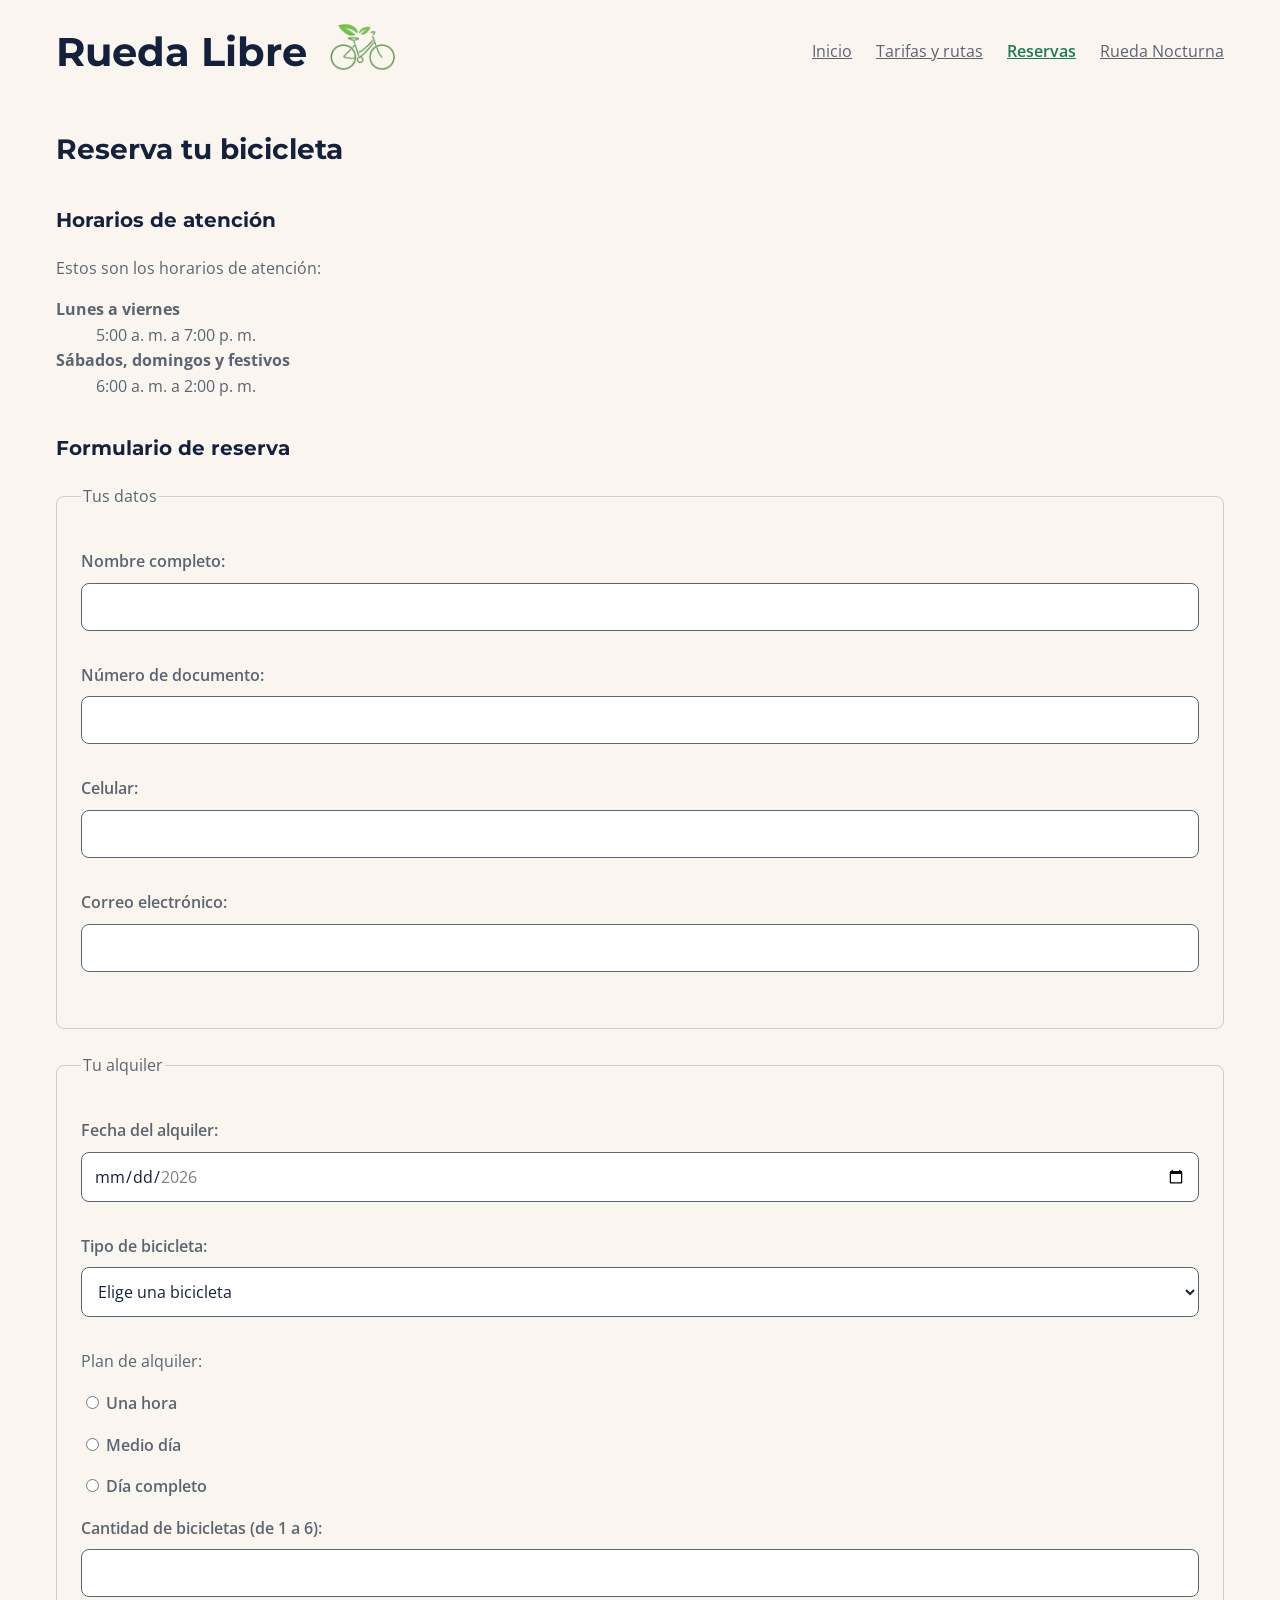
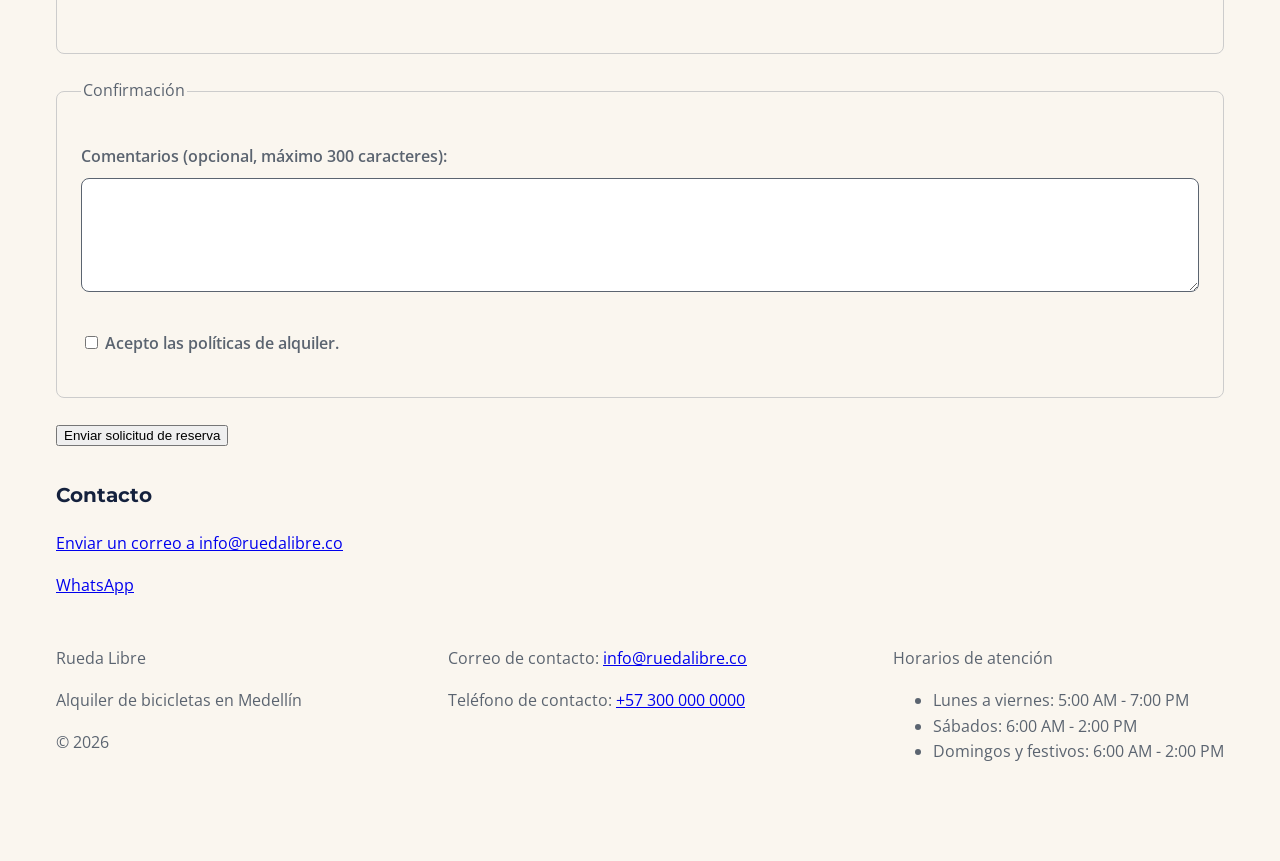
<file: paginas/reservas.html>
<!DOCTYPE html>
<html lang="es">
<head>
    <meta charset="UTF-8">
    <meta name="viewport" content="width=device-width, initial-scale=1.0">
    <meta name="description" content="Consulta los horarios de atención y reserva una bicicleta con Rueda Libre.">
    <title>Reserva tu bicicleta | Rueda Libre</title>
    <link rel="preconnect" href="https://fonts.googleapis.com">
    <link rel="preconnect" href="https://fonts.gstatic.com" crossorigin>
    <link href="https://fonts.googleapis.com/css2?family=Montserrat:wght@700&family=Open+Sans:wght@400;600&display=swap" rel="stylesheet">
    <link rel="stylesheet" href="../css/style.css">
</head>
<body>
    <header>
    <div class="logo">
        <h1>Rueda Libre</h1>
        <a href="../index.html"><img src="../assets/img/logo.png" alt="Rueda Libre" width="80"></a>
    </div>
    <nav>
        <ul id="menu">
            <li><a href="../index.html">Inicio</a></li>
            <li><a href="tarifas.html">Tarifas y rutas</a></li>
            <li><a href="reservas.html" class="active">Reservas</a></li>
            <li><a href="../nocturna/index.html">Rueda Nocturna</a></li>
        </ul>
    </nav>
</header>

    <main>
        <h2>Reserva tu bicicleta</h2>
         <div>
        <section>
            <h3>Horarios de atención</h3>
            <p>Estos son los horarios de atención:</p>
            <dl>
                <dt><strong>Lunes a viernes</strong></dt>
                <dd>5:00 a. m. a 7:00 p. m.</dd>
                <dt><strong>Sábados, domingos y festivos</strong></dt>
                <dd>6:00 a. m. a 2:00 p. m.</dd>
            </dl>
        </section>
        </div>
        
        <div>
        <section class="reserva-formulario">
            <h3>Formulario de reserva</h3>
            <form action="#" method="post">
                <div class="reserva-layout">
                <fieldset>
                    <legend>Tus datos</legend>
                    <p>
                        <label for="nombre">Nombre completo:</label>
                        <input type="text" id="nombre" name="nombre" minlength="3" maxlength="100" title="Escribe tu nombre completo. Debe tener entre 3 y 100 caracteres." required>
                    </p>
                  <div class="fila-doble">
                  <p>
                  <label for="documento">Número de documento:</label>
                  <input type="tel" id="documento" name="documento" inputmode="numeric" pattern="[0-9]{6,10}" minlength="6" maxlength="10" title="Escribe entre 6 y 10 números, sin puntos ni espacios." oninput="this.value = this.value.replace(/[^0-9]/g, '')" required>
                  </p>
                  <p>
                  <label for="celular">Celular:</label>
                  <input type="tel" id="celular" name="celular" inputmode="numeric" pattern="3[0-9]{9}" maxlength="10" title="Escribe 10 números y comienza con 3." oninput="this.value = this.value.replace(/[^0-9]/g, '')" required>
                  </p>
                  </div> 
                    <p>
                        <label for="correo">Correo electrónico:</label>
                        <input type="email" id="correo" name="correo" pattern=".*@.*\.com" title="Escribe un correo con formato válido y termina en com." required>
                    </p>


                </fieldset>

                <fieldset>
                    <legend>Tu alquiler</legend>
                    <p>
                        <label for="fecha">Fecha del alquiler:</label>
                        <input type="date" id="fecha" name="fecha" required min="2026-11-01" max="2026-12-31" title="Elige una fecha entre el 1 de noviembre y el 31 de diciembre de 2026.">
                    </p>
                    <p>
                        <label for="bicicleta">Tipo de bicicleta:</label>
                        <select id="bicicleta" name="bicicleta" required>
                            <option value="" selected disabled>Elige una bicicleta</option>
                            <option value="urbana">Urbana</option>
                            <option value="montana">De montaña</option>
                            <option value="electrica">Eléctrica</option>
                        </select>
                    </p>
                    <p>Plan de alquiler:</p>
                    <p>
                        <label for="plan-hora"><input type="radio" id="plan-hora" name="plan" value="una-hora" required> Una hora</label>
                    </p>
                    <p>
                        <label for="plan-medio-dia"><input type="radio" id="plan-medio-dia" name="plan" value="medio-dia"> Medio día</label>
                    </p>
                    <p>
                        <label for="plan-dia-completo"><input type="radio" id="plan-dia-completo" name="plan" value="dia-completo"> Día completo</label>
                    </p>
                    <p>
                        <label for="cantidad">Cantidad de bicicletas (de 1 a 6):</label>
                        <input type="number" id="cantidad" name="cantidad" required min="1" max="6" step="1" title="Elige una cantidad entre 1 y 6.">
                    </p>
                </fieldset>
                </div>

                <fieldset>
                    <legend>Confirmación</legend>
                    <p>
                        <label for="comentarios">Comentarios (opcional, máximo 300 caracteres):</label>
                        <textarea id="comentarios" name="comentarios" maxlength="300" rows="4" cols="40" title="Puedes escribir hasta 300 caracteres."></textarea>
                    </p>
                    <p>
                        <label for="politicas"><input type="checkbox" id="politicas" name="aceptaPoliticas" value="si" required> Acepto las políticas de alquiler.</label>
                    </p>
                </fieldset>

                <button class="boton" type="submit" name="enviarReserva" value="enviar">Enviar solicitud de reserva</button>
            </form>
        </section>
        <aside>
            <div class="reserva-contacto">
            <h3>Contacto</h3>
            <p><a class="boton" href="mailto:info@ruedalibre.co">Enviar un correo a info@ruedalibre.co</a></p>
        </aside>
        </div>
        <a href="https://wa.me/573000000000" class="wspp" target="_blank" rel="noopener">WhatsApp</a>
    </section>
    </main>

    <footer>
        <div>
            <p>Rueda Libre</p>
            <p>Alquiler de bicicletas en Medellín</p>
                    <p>&copy; 2026</p>
        </div>

        <div>
            <p>Correo de contacto: <a href="mailto:info@ruedalibre.co">info@ruedalibre.co</a></p>
                      <p>Teléfono de contacto: <a href="tel:+573000000000">+57 300 000 0000</a></p>
        </div>

        <div>
            <p>Horarios de atención</p>
            <ul>
                <li>Lunes a viernes: 5:00 AM - 7:00 PM</li>
                <li>Sábados: 6:00 AM - 2:00 PM</li>
                <li>Domingos y festivos: 6:00 AM - 2:00 PM</li>
            </ul>
        </div>
    </footer>
</body>
</html>
</file>
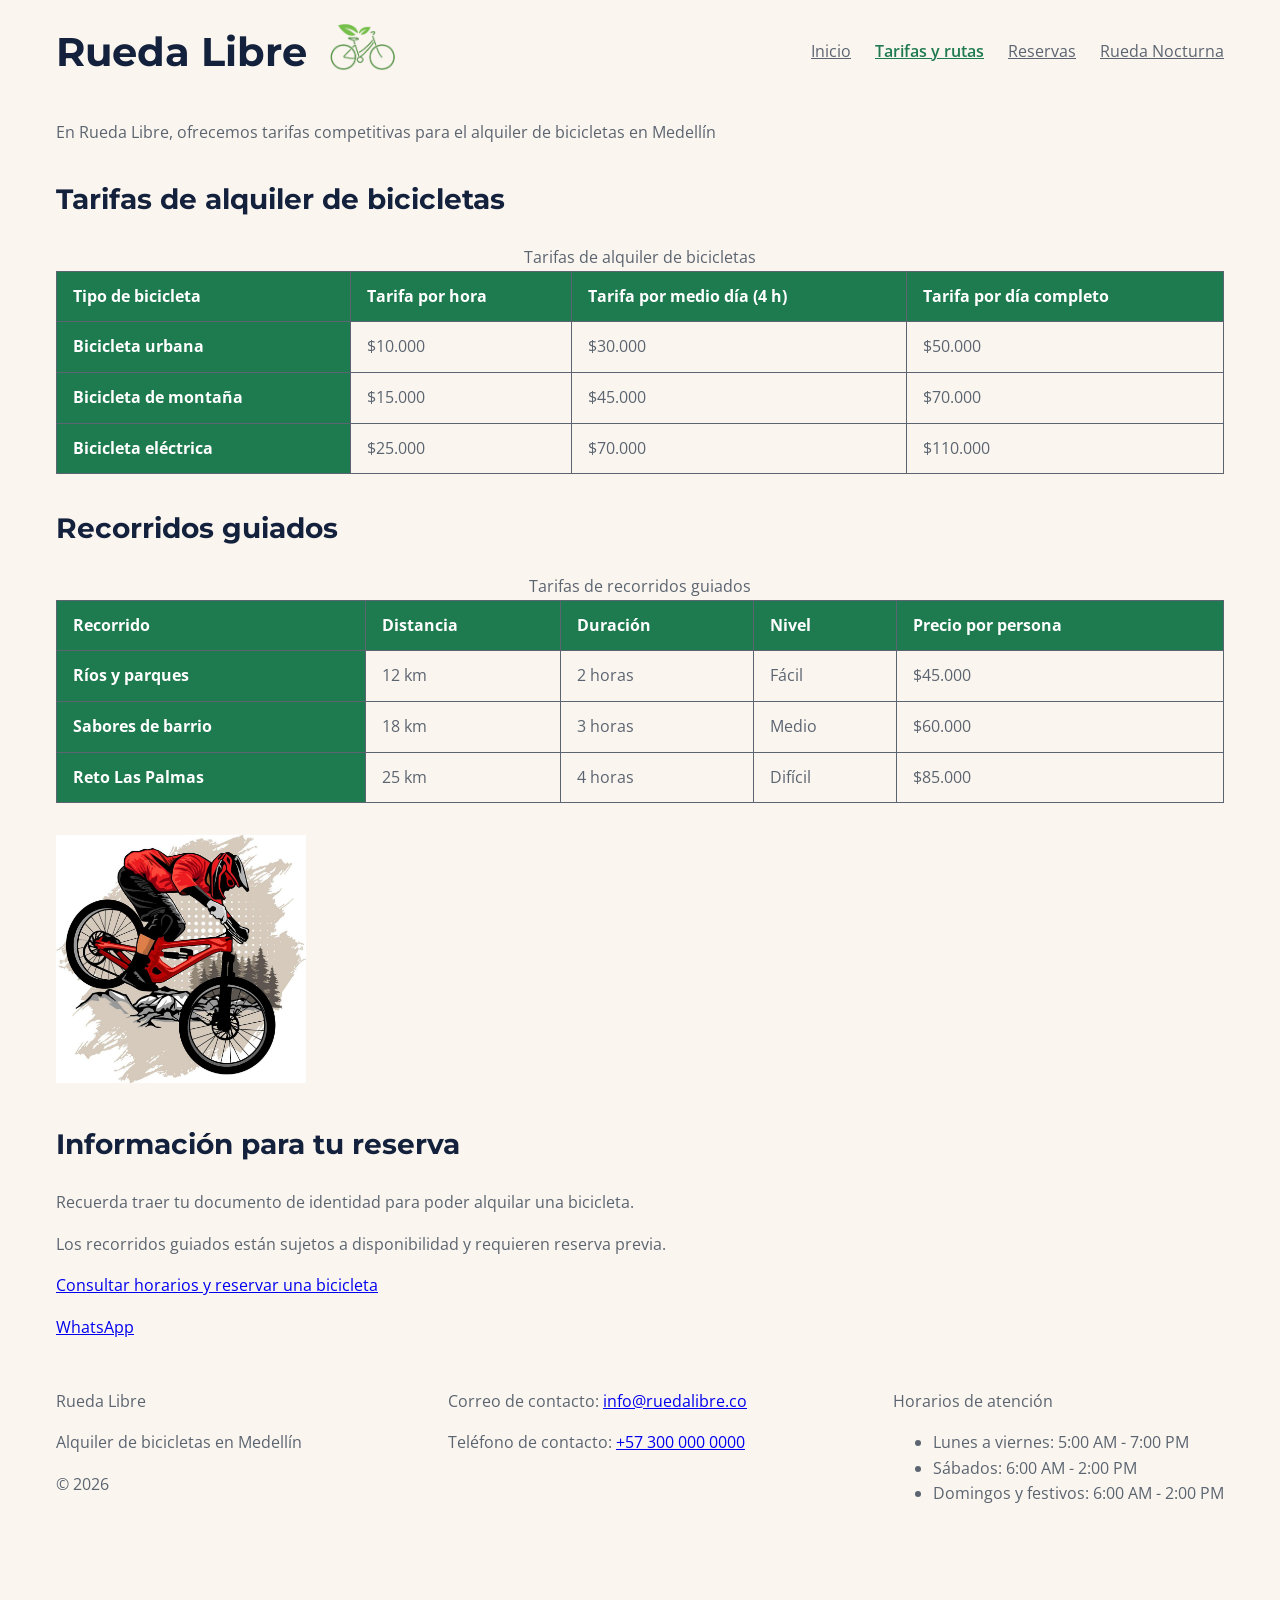
<file: paginas/tarifas.html>
<!DOCTYPE html>
<html lang="es">
<head>
    <meta charset="UTF-8">
    <meta name="viewport" content="width=device-width, initial-scale=1.0">
    <title>Tarifas | Rueda Libre</title>
        <link rel="preconnect" href="https://fonts.googleapis.com">
    <link rel="preconnect" href="https://fonts.gstatic.com" crossorigin>
    <link href="https://fonts.googleapis.com/css2?family=Asar&family=Montserrat:ital,wght@0,100..900;1,100..900&family=Open+Sans:ital,wght@0,300..800;1,300..800&display=swap" rel="stylesheet">
    <link rel="stylesheet" href="../css/style.css">
</head>
<body>
    <header>
    <div class="logo">
        <h1>Rueda Libre</h1>
        <a href="../index.html"><img src="../assets/img/logo.png" alt="Rueda Libre" width="80"></a>
    </div>
    <nav>
        <ul id="menu">
            <li><a href="../index.html">Inicio</a></li>
            <li><a href="tarifas.html" class="active">Tarifas y rutas</a></li>
            <li><a href="reservas.html">Reservas</a></li>
            <li><a href="../nocturna/index.html">Rueda Nocturna</a></li>
        </ul>
    </nav>
</header>

    <main>
        <p>En Rueda Libre, ofrecemos tarifas competitivas para el alquiler de bicicletas en Medellín</p>

        <section>
            <h2>Tarifas de alquiler de bicicletas</h2>
            <table border="1">
                <caption>Tarifas de alquiler de bicicletas</caption>
                <thead>
                    <tr>
                        <th scope="col">Tipo de bicicleta</th>
                        <th scope="col">Tarifa por hora</th>
                        <th scope="col">Tarifa por medio día (4 h)</th>
                        <th scope="col">Tarifa por día completo</th>
                    </tr>
                </thead>
                <tbody>
                    <tr>
                        <th scope="row">Bicicleta urbana</th>
                        <td>$10.000</td>
                        <td>$30.000</td>
                        <td>$50.000</td>
                    </tr>
                    <tr>
                        <th scope="row">Bicicleta de montaña</th>
                        <td>$15.000</td>
                        <td>$45.000</td>
                        <td>$70.000</td>
                    </tr>
                    <tr>
                        <th scope="row">Bicicleta eléctrica</th>
                        <td>$25.000</td>
                        <td>$70.000</td>
                        <td>$110.000</td>
                    </tr>
                </tbody>
            </table>
        </section>

        <section>
            <h2>Recorridos guiados</h2>
            <table border="1" id="recorridos">
                <caption>Tarifas de recorridos guiados</caption>
                <thead>
                    <tr>
                        <th scope="col">Recorrido</th>
                        <th scope="col">Distancia</th>
                        <th scope="col">Duración</th>
                        <th scope="col">Nivel</th>
                        <th scope="col">Precio por persona</th>
                    </tr>
                </thead>
                <tbody>
                    <tr>
                        <th scope="row">Ríos y parques</th>
                        <td>12 km</td>
                        <td>2 horas</td>
                        <td>Fácil</td>
                        <td>$45.000</td>
                    </tr>
                    <tr>
                        <th scope="row">Sabores de barrio</th>
                        <td>18 km</td>
                        <td>3 horas</td>
                        <td>Medio</td>
                        <td>$60.000</td>
                    </tr>
                    <tr>
                        <th scope="row">Reto Las Palmas</th>
                        <td>25 km</td>
                        <td>4 horas</td>
                        <td>Difícil</td>
                        <td>$85.000</td>
                    </tr>
                </tbody>
            </table>
            <figure>
                <img src="../assets/img/image2.jpg" alt="Ciclista de montaña sobre una bicicleta roja en un sendero" width="250">
            </figure>
        </section>

        <aside>
            <h2>Información para tu reserva</h2>
            <p>Recuerda traer tu documento de identidad para poder alquilar una bicicleta.</p>
            <p>Los recorridos guiados están sujetos a disponibilidad y requieren reserva previa.</p>
        </aside>

        <p><a href="reservas.html" class="boton1">Consultar horarios y reservar una bicicleta</a></p>
        <a href="https://wa.me/573000000000" class="wspp" target="_blank" rel="noopener">WhatsApp</a>
    </main>

    <footer>
        <div>
            <p>Rueda Libre</p>
            <p>Alquiler de bicicletas en Medellín</p>
                    <p>&copy; 2026</p>
        </div>

        <div>
            <p>Correo de contacto: <a href="mailto:info@ruedalibre.co">info@ruedalibre.co</a></p>
                      <p>Teléfono de contacto: <a href="tel:+573000000000">+57 300 000 0000</a></p>
        </div>

        <div>
            <p>Horarios de atención</p>
            <ul>
                <li>Lunes a viernes: 5:00 AM - 7:00 PM</li>
                <li>Sábados: 6:00 AM - 2:00 PM</li>
                <li>Domingos y festivos: 6:00 AM - 2:00 PM</li>
            </ul>
        </div>
    </footer>
</body>
</html>
</file>
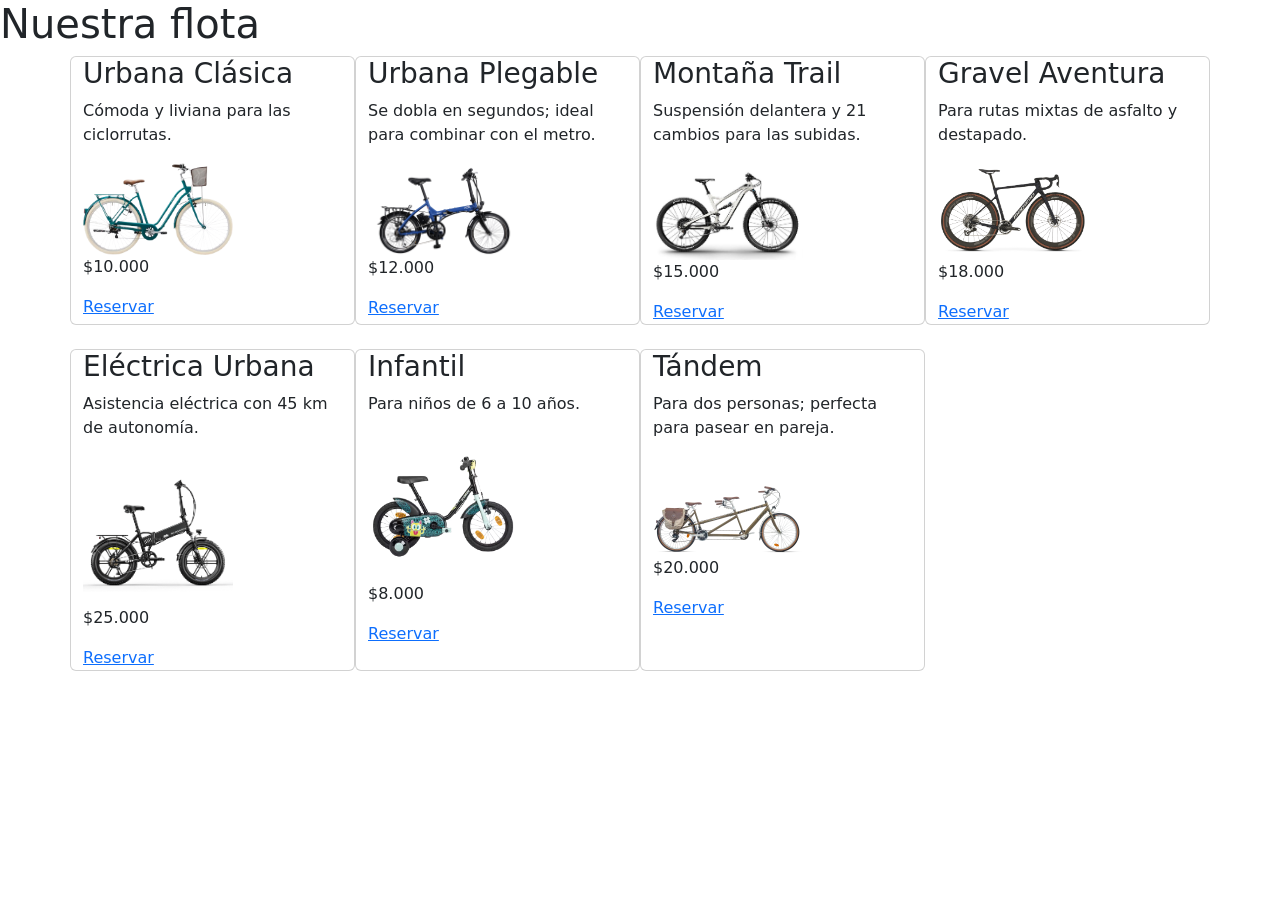
<file: pruebas/catalogo-bootstrap.html>
<!doctype html>
<html lang="en">
  <head>
    <meta charset="utf-8">
    <meta name="viewport" content="width=device-width, initial-scale=1">
    <title>Bootstrap demo</title>
    <link href="https://cdn.jsdelivr.net/npm/bootstrap@5.3.3/dist/css/bootstrap.min.css" rel="stylesheet" integrity="sha384-QWTKZyjpPEjISv5WaRU9OFeRpok6YctnYmDr5pNlyT2bRjXh0JMhjY6hW+ALEwIH" crossorigin="anonymous">
  </head>
  <body>
    <section>

      <h1>Nuestra flota</h1>
      <div class="container">
        <div class="row g-4">
              

        <article class="card col-12 col-sm-6 col-lg-4 col-xl-3">
            <h3>Urbana Clásica</h3>
            <p>Cómoda y liviana para las ciclorrutas.</p>
            <img src="../assets/img/bicis/urbana-clasica.png" alt="Bicicleta urbana clásica" width="150">
            <p class="precio">$10.000</p>
            <a href="paginas/reservas.html" class="boton1">Reservar</a>
        </article>

        <article class="card col-12 col-sm-6 col-lg-4 col-xl-3">
            <h3>Urbana Plegable</h3>
            <p>Se dobla en segundos; ideal para combinar con el metro.</p>
            <img src="../assets/img/bicis/urbana-plegable.png" alt="Bicicleta plegable" width="150">
            <p class="precio">$12.000</p>
            <a href="paginas/reservas.html" class="boton1">Reservar</a>
        </article>

        <article class="card col-12 col-sm-6 col-lg-4 col-xl-3">
            <h3>Montaña Trail</h3>
            <p>Suspensión delantera y 21 cambios para las subidas.</p>
            <img src="../assets/img/bicis/montana-trail.png" alt="Bicicleta de montaña" width="150">
            <p class="precio">$15.000</p>
            <a href="paginas/reservas.html" class="boton1">Reservar</a>
        </article>

        <article class="card col-12 col-sm-6 col-lg-4 col-xl-3">
            <h3>Gravel Aventura</h3>
            <p>Para rutas mixtas de asfalto y destapado.</p>
            <img src="../assets/img/bicis/gravel-aventura.png" alt="Bicicleta gravel" width="150">
            <p class="precio">$18.000</p>
            <a href="paginas/reservas.html" class="boton1">Reservar</a>
        </article>

        <article class="card col-12 col-sm-6 col-lg-4 col-xl-3">
            <h3>Eléctrica Urbana</h3>
            <p>Asistencia eléctrica con 45 km de autonomía.</p>
            <img src="../assets/img/bicis/electrica-urbana.png" alt="Bicicleta eléctrica" width="150">
            <p class="precio">$25.000</p>
            <a href="paginas/reservas.html" class="boton1">Reservar</a>
        </article>

        <article class="card col-12 col-sm-6 col-lg-4 col-xl-3">
            <h3>Infantil</h3>
            <p>Para niños de 6 a 10 años.</p>
            <img src="../assets/img/bicis/infantil.png" alt="Bicicleta infantil" width="150">
            <p class="precio">$8.000</p>
            <a href="paginas/reservas.html" class="boton1">Reservar</a>
        </article>

        <article class="card col-12 col-sm-6 col-lg-4 col-xl-3">
            <h3>Tándem</h3>
            <p>Para dos personas; perfecta para pasear en pareja.</p>
            <img src="../assets/img/bicis/tandem.png" alt="Bicicleta tándem" width="150">
            <p class="precio">$20.000</p>
            <a href="paginas/reservas.html" class="boton1">Reservar</a>
        </article>

        </div>
      </div>
</section>
    <script src="https://cdn.jsdelivr.net/npm/bootstrap@5.3.3/dist/js/bootstrap.bundle.min.js" integrity="sha384-YvpcrYf0tY3lHB60NNkmXc5s9fDVZLESaAA55NDzOxhy9GkcIdslK1eN7N6jIeHz" crossorigin="anonymous"></script>
  </body>
</html>
</file>
<file: css/style.css>
/*Configuraciones de global */
:root {
  --color-primary: #1E7A4F;
  --color-accent: #F39A2B;
  --color-heading: #14213D;
  --color-bg: #FAF6EF;
  --color-text-muted: #5B6470;
  
  --font-titles: "Montserrat", sans-serif;
  --font-text: "Open Sans", sans-serif;
  
  --spacing-sm: 0.5rem;
  --spacing-md: 1rem;
  --spacing-lg: 3rem;
  --margin-lateral: max(1rem, calc((100% - 1200px) / 2 + 1rem));
}

* {
  box-sizing: border-box;
}

body {
  margin: 0;
  font-family: var(--font-text);
  line-height: 1.6;
  background-color: var(--color-bg);
  color: var(--color-text-muted);
}

/*Elementos base y tipografia del body */
img {
  max-width: 100%;
  height: auto;
}

figure {
  margin: 0 0 1rem;
}

h1, h2, h3, h4, h5, h6 {
  font-family: var(--font-titles);
  color: var(--color-heading);
}

h1 { font-size: 1.75rem; }
h2 { font-size: 1.4rem; }
h3 { font-size: 1.15rem; }

main {
  max-width: 1200px;
  margin: 0 auto;
  padding: 0 1rem;
}

section {
  margin: 2rem 0;
}

/*Header y navegacion*/
header {
  display: flex;
  flex-direction: column;
  align-items: center;
  justify-content: center;
  gap: 1rem;
  padding: 1rem var(--margin-lateral);
  text-align: center;
}

.logo {
  display: flex;
  align-items: center;
  justify-content: center;
  gap: 1rem;
}

.logo h1 {
  margin: 0;
}

#menu {
  display: flex;
  flex-direction: row;
  flex-wrap: wrap;
  justify-content: center;
  gap: 0.25rem 1.5rem;
  margin: 0;
  padding: 0;
  list-style: none;
}

#menu a {
  display: inline-block;
  padding: 0.5rem 0;
  color: var(--color-text-muted);
}

#menu a.active {
  color: var(--color-primary);
  font-weight: 600;
}

#menu a:hover,
#menu a:focus-visible {
  color: var(--color-accent);
}

/*layouts y secciones principales*/
.hero {
  display: grid;
  grid-template-columns: minmax(0, 1fr);
  align-items: center;
  gap: 1.5rem;
  padding: 1rem 0;
}

.hero-text {
  max-width: 38rem;
}

.hero img {
  width: 100%;
  height: 14rem;
  object-fit: cover;
  border-radius: 12px;
}

.services-grid {
  display: grid;
  grid-template-columns: minmax(0, 1fr);
  gap: 1rem;
}

.routes-gallery {
  display: grid;
  grid-template-columns: minmax(0, 1fr);
  gap: 1rem;
}

.routes-gallery img {
  width: 100%;
  height: 12rem;
  object-fit: cover;
  border-radius: 10px;
}

.bikes-grid {
  display: grid;
  grid-template-columns: repeat(auto-fit, minmax(min(250px, 100%), 1fr));
  gap: 1.5rem;
  margin-bottom: 3rem;
}

/*componentes,botones y card*/
.card {
  position: relative;
  display: flex;
  flex-direction: column;
  gap: 0.5rem;
  margin-bottom: 1.5rem;
  padding: 1.25rem;
  background-color: white;
  border: 1px solid var(--color-text-muted);
  border-radius: 12px;
}

.services-grid .card,
.bikes-grid .card {
  margin-bottom: 0;
}

.card a {
  margin-top: auto;
  align-self: flex-start;
}

.price {
  color: var(--color-primary);
  font-weight: 700;
  font-size: 1.1rem;
}

.badge-new {
  position: absolute;
  top: 1rem;
  right: 1rem;
  padding: 0.25rem 0.75rem;
  background-color: var(--color-accent);
  color: var(--color-heading);
  font-size: 0.8rem;
  font-weight: 700;
  border-radius: 999px;
}

.badge-new + h3 {
  padding-right: 4.5rem;
}

.btn-primary,
.btn-secondary {
  display: inline-block;
  padding: 0.7rem 1.5rem;
  border: 0;
  border-radius: 8px;
  font-family: var(--font-titles);
  font-size: 1rem;
  font-weight: 600;
  text-align: center;
  text-decoration: none;
  cursor: pointer;
  transition: background-color 0.2s ease, transform 0.15s ease;
}

.btn-primary {
  background-color: var(--color-primary);
  color: #ffffff;
}

.btn-secondary {
  background-color: var(--color-accent);
  color: var(--color-heading);
}

.btn-primary:hover {
  background-color: #155838;
  transform: translateY(-2px);
}

.btn-secondary:hover {
  background-color: #e58b1b;
  transform: translateY(-2px);
}

.btn-primary:focus-visible,
.btn-secondary:focus-visible {
  outline: 3px solid var(--color-heading);
  outline-offset: 3px;
}

/*tablas y formularios*/
table {
  width: 100%;
  margin-bottom: 2rem;
  border-collapse: collapse;
  font-size: 0.75rem;
}

th,
td {
  padding: 0.4rem 0.3rem;
  border: 1px solid var(--color-text-muted);
  text-align: left;
  overflow-wrap: break-word;
}

th {
  background-color: var(--color-primary);
  color: #ffffff;
}

form fieldset {
  min-width: 0;
  margin: 0 0 1.5rem;
  padding: 1rem;
  border: 1px solid #ccc;
  border-radius: 8px;
}

form label {
  display: block;
  margin-bottom: 0.5rem;
  font-weight: 600;
}

input:not([type="radio"]):not([type="checkbox"]),
textarea,
select {
  width: 100%;
  margin-bottom: 1rem;
  padding: 0.75rem;
  border: 1px solid var(--color-text-muted);
  border-radius: 8px;
  background-color: #ffffff;
  color: var(--color-heading);
  font-family: var(--font-text);
  font-size: 1rem;
  transition: border-color 0.2s ease, box-shadow 0.2s ease;
}

textarea {
  resize: vertical;
}

input:not([type="radio"]):not([type="checkbox"]):focus,
textarea:focus,
select:focus {
  outline: none;
  border-color: var(--color-primary);
  box-shadow: 0 0 0 3px rgba(30, 122, 79, 0.25);
}

form .btn-primary {
  width: 100%;
}

.reservation-layout {
  display: grid;
  grid-template-columns: minmax(0, 1fr);
  align-items: stretch;
  margin-bottom: 1.5rem;
}

.double-row {
  display: grid;
  grid-template-columns: minmax(0, 1fr);
}

.reservation-contact {
  padding: 1.25rem;
  background: white;
  border-radius: 12px;
}

/*footer*/
.whatsapp-float {
  position: fixed;
  bottom: 1rem;
  right: 1rem;
  z-index: 1000;
  padding: 0.75rem 1.25rem;
  background-color: var(--color-primary);
  color: #ffffff;
  font-weight: 700;
  text-decoration: none;
  border-radius: 999px;
  box-shadow: 0 4px 12px rgba(0, 0, 0, 0.15);
  transition: transform 0.2s ease;
}

.whatsapp-float:hover {
  background-color: var(--color-accent);
  color: var(--color-heading);
  transform: scale(1.05);
}

.whatsapp-float:focus-visible {
  outline: 3px solid var(--color-heading);
  outline-offset: 3px;
}

footer {
  display: flex;
  flex-direction: column;
  gap: 1.5rem;
  padding: 2rem var(--margin-lateral) 5rem;
}

/* media queries */
@media (min-width: 768px) {
  h1 { font-size: 2.25rem; }
  h2 { font-size: 1.75rem; }
  h3 { font-size: 1.25rem; }

  header {
    flex-direction: row;
    flex-wrap: wrap;
    justify-content: space-between;
    text-align: left;
  }

  #menu {
    justify-content: flex-end;
    gap: 0.5rem 1.5rem;
  }

  .hero {
    grid-template-columns: repeat(2, minmax(0, 1fr));
    gap: 2rem;
    min-height: 55vh;
    padding: 2rem 0;
  }

  .hero img {
    height: 22rem;
  }

  .services-grid {
    grid-template-columns: repeat(2, minmax(0, 1fr));
  }

  .routes-gallery {
    grid-template-columns: repeat(3, minmax(0, 1fr));
  }

  .routes-gallery img {
    height: 15rem;
  }

  .card {
    padding: 1.5rem;
  }

  table {
    font-size: 1rem;
  }

  th,
  td {
    padding: 0.75rem 1rem;
  }

  form fieldset {
    padding: 1.5rem;
  }

  .double-row {
    grid-template-columns: repeat(2, minmax(0, 1fr));
    column-gap: 1rem;
  }

  form .btn-primary {
    width: auto;
  }

  .reservation-contact {
    padding: 1.5rem;
  }

  .whatsapp-float {
    bottom: 2rem;
    right: 2rem;
  }

  footer {
    flex-direction: row;
    flex-wrap: wrap;
    justify-content: space-between;
    align-items: flex-start;
  }
}

@media (min-width: 1200px) {
  h1 { font-size: 2.5rem; }

  .hero {
    gap: 3rem;
  }

  .hero img {
    height: 26rem;
  }

  .services-grid {
    grid-template-columns: repeat(4, minmax(0, 1fr));
  }

  .routes-gallery {
    gap: 1.5rem;
  }

  .routes-gallery img {
    height: 18rem;
  }

  .reservation-layout {
    grid-template-columns: 2fr 1fr;
    column-gap: 2rem;
  }

  footer {
    gap: 3rem;
  }
}
</file>
<file: nocturna/src/output.css>
@import url('https://fonts.googleapis.com/css2?family=Montserrat:wght@400;600;700&family=Open+Sans:wght@400;500;600&display=swap');

*, ::before, ::after{
  --tw-border-spacing-x: 0;
  --tw-border-spacing-y: 0;
  --tw-translate-x: 0;
  --tw-translate-y: 0;
  --tw-rotate: 0;
  --tw-skew-x: 0;
  --tw-skew-y: 0;
  --tw-scale-x: 1;
  --tw-scale-y: 1;
  --tw-pan-x:  ;
  --tw-pan-y:  ;
  --tw-pinch-zoom:  ;
  --tw-scroll-snap-strictness: proximity;
  --tw-gradient-from-position:  ;
  --tw-gradient-via-position:  ;
  --tw-gradient-to-position:  ;
  --tw-ordinal:  ;
  --tw-slashed-zero:  ;
  --tw-numeric-figure:  ;
  --tw-numeric-spacing:  ;
  --tw-numeric-fraction:  ;
  --tw-ring-inset:  ;
  --tw-ring-offset-width: 0px;
  --tw-ring-offset-color: #fff;
  --tw-ring-color: rgb(59 130 246 / 0.5);
  --tw-ring-offset-shadow: 0 0 #0000;
  --tw-ring-shadow: 0 0 #0000;
  --tw-shadow: 0 0 #0000;
  --tw-shadow-colored: 0 0 #0000;
  --tw-blur:  ;
  --tw-brightness:  ;
  --tw-contrast:  ;
  --tw-grayscale:  ;
  --tw-hue-rotate:  ;
  --tw-invert:  ;
  --tw-saturate:  ;
  --tw-sepia:  ;
  --tw-drop-shadow:  ;
  --tw-backdrop-blur:  ;
  --tw-backdrop-brightness:  ;
  --tw-backdrop-contrast:  ;
  --tw-backdrop-grayscale:  ;
  --tw-backdrop-hue-rotate:  ;
  --tw-backdrop-invert:  ;
  --tw-backdrop-opacity:  ;
  --tw-backdrop-saturate:  ;
  --tw-backdrop-sepia:  ;
  --tw-contain-size:  ;
  --tw-contain-layout:  ;
  --tw-contain-paint:  ;
  --tw-contain-style:  ;
}

::backdrop{
  --tw-border-spacing-x: 0;
  --tw-border-spacing-y: 0;
  --tw-translate-x: 0;
  --tw-translate-y: 0;
  --tw-rotate: 0;
  --tw-skew-x: 0;
  --tw-skew-y: 0;
  --tw-scale-x: 1;
  --tw-scale-y: 1;
  --tw-pan-x:  ;
  --tw-pan-y:  ;
  --tw-pinch-zoom:  ;
  --tw-scroll-snap-strictness: proximity;
  --tw-gradient-from-position:  ;
  --tw-gradient-via-position:  ;
  --tw-gradient-to-position:  ;
  --tw-ordinal:  ;
  --tw-slashed-zero:  ;
  --tw-numeric-figure:  ;
  --tw-numeric-spacing:  ;
  --tw-numeric-fraction:  ;
  --tw-ring-inset:  ;
  --tw-ring-offset-width: 0px;
  --tw-ring-offset-color: #fff;
  --tw-ring-color: rgb(59 130 246 / 0.5);
  --tw-ring-offset-shadow: 0 0 #0000;
  --tw-ring-shadow: 0 0 #0000;
  --tw-shadow: 0 0 #0000;
  --tw-shadow-colored: 0 0 #0000;
  --tw-blur:  ;
  --tw-brightness:  ;
  --tw-contrast:  ;
  --tw-grayscale:  ;
  --tw-hue-rotate:  ;
  --tw-invert:  ;
  --tw-saturate:  ;
  --tw-sepia:  ;
  --tw-drop-shadow:  ;
  --tw-backdrop-blur:  ;
  --tw-backdrop-brightness:  ;
  --tw-backdrop-contrast:  ;
  --tw-backdrop-grayscale:  ;
  --tw-backdrop-hue-rotate:  ;
  --tw-backdrop-invert:  ;
  --tw-backdrop-opacity:  ;
  --tw-backdrop-saturate:  ;
  --tw-backdrop-sepia:  ;
  --tw-contain-size:  ;
  --tw-contain-layout:  ;
  --tw-contain-paint:  ;
  --tw-contain-style:  ;
}

/*
! tailwindcss v3.4.19 | MIT License | https://tailwindcss.com
*/

/*
1. Prevent padding and border from affecting element width. (https://github.com/mozdevs/cssremedy/issues/4)
2. Allow adding a border to an element by just adding a border-width. (https://github.com/tailwindcss/tailwindcss/pull/116)
*/

*,
::before,
::after {
  box-sizing: border-box;
  /* 1 */
  border-width: 0;
  /* 2 */
  border-style: solid;
  /* 2 */
  border-color: #e5e7eb;
  /* 2 */
}

::before,
::after {
  --tw-content: '';
}

/*
1. Use a consistent sensible line-height in all browsers.
2. Prevent adjustments of font size after orientation changes in iOS.
3. Use a more readable tab size.
4. Use the user's configured `sans` font-family by default.
5. Use the user's configured `sans` font-feature-settings by default.
6. Use the user's configured `sans` font-variation-settings by default.
7. Disable tap highlights on iOS
*/

html,
:host {
  line-height: 1.5;
  /* 1 */
  -webkit-text-size-adjust: 100%;
  /* 2 */
  -moz-tab-size: 4;
  /* 3 */
  -o-tab-size: 4;
     tab-size: 4;
  /* 3 */
  font-family: Open Sans, sans-serif;
  /* 4 */
  font-feature-settings: normal;
  /* 5 */
  font-variation-settings: normal;
  /* 6 */
  -webkit-tap-highlight-color: transparent;
  /* 7 */
}

/*
1. Remove the margin in all browsers.
2. Inherit line-height from `html` so users can set them as a class directly on the `html` element.
*/

body {
  margin: 0;
  /* 1 */
  line-height: inherit;
  /* 2 */
}

/*
1. Add the correct height in Firefox.
2. Correct the inheritance of border color in Firefox. (https://bugzilla.mozilla.org/show_bug.cgi?id=190655)
3. Ensure horizontal rules are visible by default.
*/

hr {
  height: 0;
  /* 1 */
  color: inherit;
  /* 2 */
  border-top-width: 1px;
  /* 3 */
}

/*
Add the correct text decoration in Chrome, Edge, and Safari.
*/

abbr:where([title]) {
  -webkit-text-decoration: underline dotted;
          text-decoration: underline dotted;
}

/*
Remove the default font size and weight for headings.
*/

h1,
h2,
h3,
h4,
h5,
h6 {
  font-size: inherit;
  font-weight: inherit;
}

/*
Reset links to optimize for opt-in styling instead of opt-out.
*/

a {
  color: inherit;
  text-decoration: inherit;
}

/*
Add the correct font weight in Edge and Safari.
*/

b,
strong {
  font-weight: bolder;
}

/*
1. Use the user's configured `mono` font-family by default.
2. Use the user's configured `mono` font-feature-settings by default.
3. Use the user's configured `mono` font-variation-settings by default.
4. Correct the odd `em` font sizing in all browsers.
*/

code,
kbd,
samp,
pre {
  font-family: ui-monospace, SFMono-Regular, Menlo, Monaco, Consolas, "Liberation Mono", "Courier New", monospace;
  /* 1 */
  font-feature-settings: normal;
  /* 2 */
  font-variation-settings: normal;
  /* 3 */
  font-size: 1em;
  /* 4 */
}

/*
Add the correct font size in all browsers.
*/

small {
  font-size: 80%;
}

/*
Prevent `sub` and `sup` elements from affecting the line height in all browsers.
*/

sub,
sup {
  font-size: 75%;
  line-height: 0;
  position: relative;
  vertical-align: baseline;
}

sub {
  bottom: -0.25em;
}

sup {
  top: -0.5em;
}

/*
1. Remove text indentation from table contents in Chrome and Safari. (https://bugs.chromium.org/p/chromium/issues/detail?id=999088, https://bugs.webkit.org/show_bug.cgi?id=201297)
2. Correct table border color inheritance in all Chrome and Safari. (https://bugs.chromium.org/p/chromium/issues/detail?id=935729, https://bugs.webkit.org/show_bug.cgi?id=195016)
3. Remove gaps between table borders by default.
*/

table {
  text-indent: 0;
  /* 1 */
  border-color: inherit;
  /* 2 */
  border-collapse: collapse;
  /* 3 */
}

/*
1. Change the font styles in all browsers.
2. Remove the margin in Firefox and Safari.
3. Remove default padding in all browsers.
*/

button,
input,
optgroup,
select,
textarea {
  font-family: inherit;
  /* 1 */
  font-feature-settings: inherit;
  /* 1 */
  font-variation-settings: inherit;
  /* 1 */
  font-size: 100%;
  /* 1 */
  font-weight: inherit;
  /* 1 */
  line-height: inherit;
  /* 1 */
  letter-spacing: inherit;
  /* 1 */
  color: inherit;
  /* 1 */
  margin: 0;
  /* 2 */
  padding: 0;
  /* 3 */
}

/*
Remove the inheritance of text transform in Edge and Firefox.
*/

button,
select {
  text-transform: none;
}

/*
1. Correct the inability to style clickable types in iOS and Safari.
2. Remove default button styles.
*/

button,
input:where([type='button']),
input:where([type='reset']),
input:where([type='submit']) {
  -webkit-appearance: button;
  /* 1 */
  background-color: transparent;
  /* 2 */
  background-image: none;
  /* 2 */
}

/*
Use the modern Firefox focus style for all focusable elements.
*/

:-moz-focusring {
  outline: auto;
}

/*
Remove the additional `:invalid` styles in Firefox. (https://github.com/mozilla/gecko-dev/blob/2f9eacd9d3d995c937b4251a5557d95d494c9be1/layout/style/res/forms.css#L728-L737)
*/

:-moz-ui-invalid {
  box-shadow: none;
}

/*
Add the correct vertical alignment in Chrome and Firefox.
*/

progress {
  vertical-align: baseline;
}

/*
Correct the cursor style of increment and decrement buttons in Safari.
*/

::-webkit-inner-spin-button,
::-webkit-outer-spin-button {
  height: auto;
}

/*
1. Correct the odd appearance in Chrome and Safari.
2. Correct the outline style in Safari.
*/

[type='search'] {
  -webkit-appearance: textfield;
  /* 1 */
  outline-offset: -2px;
  /* 2 */
}

/*
Remove the inner padding in Chrome and Safari on macOS.
*/

::-webkit-search-decoration {
  -webkit-appearance: none;
}

/*
1. Correct the inability to style clickable types in iOS and Safari.
2. Change font properties to `inherit` in Safari.
*/

::-webkit-file-upload-button {
  -webkit-appearance: button;
  /* 1 */
  font: inherit;
  /* 2 */
}

/*
Add the correct display in Chrome and Safari.
*/

summary {
  display: list-item;
}

/*
Removes the default spacing and border for appropriate elements.
*/

blockquote,
dl,
dd,
h1,
h2,
h3,
h4,
h5,
h6,
hr,
figure,
p,
pre {
  margin: 0;
}

fieldset {
  margin: 0;
  padding: 0;
}

legend {
  padding: 0;
}

ol,
ul,
menu {
  list-style: none;
  margin: 0;
  padding: 0;
}

/*
Reset default styling for dialogs.
*/

dialog {
  padding: 0;
}

/*
Prevent resizing textareas horizontally by default.
*/

textarea {
  resize: vertical;
}

/*
1. Reset the default placeholder opacity in Firefox. (https://github.com/tailwindlabs/tailwindcss/issues/3300)
2. Set the default placeholder color to the user's configured gray 400 color.
*/

input::-moz-placeholder, textarea::-moz-placeholder {
  opacity: 1;
  /* 1 */
  color: #9ca3af;
  /* 2 */
}

input::placeholder,
textarea::placeholder {
  opacity: 1;
  /* 1 */
  color: #9ca3af;
  /* 2 */
}

/*
Set the default cursor for buttons.
*/

button,
[role="button"] {
  cursor: pointer;
}

/*
Make sure disabled buttons don't get the pointer cursor.
*/

:disabled {
  cursor: default;
}

/*
1. Make replaced elements `display: block` by default. (https://github.com/mozdevs/cssremedy/issues/14)
2. Add `vertical-align: middle` to align replaced elements more sensibly by default. (https://github.com/jensimmons/cssremedy/issues/14#issuecomment-634934210)
   This can trigger a poorly considered lint error in some tools but is included by design.
*/

img,
svg,
video,
canvas,
audio,
iframe,
embed,
object {
  display: block;
  /* 1 */
  vertical-align: middle;
  /* 2 */
}

/*
Constrain images and videos to the parent width and preserve their intrinsic aspect ratio. (https://github.com/mozdevs/cssremedy/issues/14)
*/

img,
video {
  max-width: 100%;
  height: auto;
}

/* Make elements with the HTML hidden attribute stay hidden by default */

[hidden]:where(:not([hidden="until-found"])) {
  display: none;
}

.absolute{
  position: absolute;
}

.relative{
  position: relative;
}

.-top-3{
  top: -0.75rem;
}

.left-1\/2{
  left: 50%;
}

.mx-auto{
  margin-left: auto;
  margin-right: auto;
}

.mb-10{
  margin-bottom: 2.5rem;
}

.mb-2{
  margin-bottom: 0.5rem;
}

.mb-8{
  margin-bottom: 2rem;
}

.mt-2{
  margin-top: 0.5rem;
}

.mt-3{
  margin-top: 0.75rem;
}

.mt-4{
  margin-top: 1rem;
}

.mt-6{
  margin-top: 1.5rem;
}

.mt-8{
  margin-top: 2rem;
}

.mt-1{
  margin-top: 0.25rem;
}

.mb-12{
  margin-bottom: 3rem;
}

.block{
  display: block;
}

.inline-block{
  display: inline-block;
}

.flex{
  display: flex;
}

.grid{
  display: grid;
}

.hidden{
  display: none;
}

.h-12{
  height: 3rem;
}

.h-48{
  height: 12rem;
}

.h-auto{
  height: auto;
}

.h-5{
  height: 1.25rem;
}

.h-10{
  height: 2.5rem;
}

.w-12{
  width: 3rem;
}

.w-64{
  width: 16rem;
}

.w-full{
  width: 100%;
}

.w-5{
  width: 1.25rem;
}

.w-10{
  width: 2.5rem;
}

.max-w-5xl{
  max-width: 64rem;
}

.max-w-6xl{
  max-width: 72rem;
}

.max-w-xl{
  max-width: 36rem;
}

.max-w-4xl{
  max-width: 56rem;
}

.max-w-3xl{
  max-width: 48rem;
}

.max-w-2xl{
  max-width: 42rem;
}

.flex-1{
  flex: 1 1 0%;
}

.shrink-0{
  flex-shrink: 0;
}

.-translate-x-1\/2{
  --tw-translate-x: -50%;
  transform: translate(var(--tw-translate-x), var(--tw-translate-y)) rotate(var(--tw-rotate)) skewX(var(--tw-skew-x)) skewY(var(--tw-skew-y)) scaleX(var(--tw-scale-x)) scaleY(var(--tw-scale-y));
}

.scale-105{
  --tw-scale-x: 1.05;
  --tw-scale-y: 1.05;
  transform: translate(var(--tw-translate-x), var(--tw-translate-y)) rotate(var(--tw-rotate)) skewX(var(--tw-skew-x)) skewY(var(--tw-skew-y)) scaleX(var(--tw-scale-x)) scaleY(var(--tw-scale-y));
}

.grid-cols-1{
  grid-template-columns: repeat(1, minmax(0, 1fr));
}

.grid-cols-3{
  grid-template-columns: repeat(3, minmax(0, 1fr));
}

.flex-row{
  flex-direction: row;
}

.flex-col{
  flex-direction: column;
}

.flex-wrap{
  flex-wrap: wrap;
}

.items-start{
  align-items: flex-start;
}

.items-center{
  align-items: center;
}

.items-stretch{
  align-items: stretch;
}

.justify-center{
  justify-content: center;
}

.justify-between{
  justify-content: space-between;
}

.gap-2{
  gap: 0.5rem;
}

.gap-3{
  gap: 0.75rem;
}

.gap-4{
  gap: 1rem;
}

.gap-6{
  gap: 1.5rem;
}

.gap-8{
  gap: 2rem;
}

.space-y-1 > :not([hidden]) ~ :not([hidden]){
  --tw-space-y-reverse: 0;
  margin-top: calc(0.25rem * calc(1 - var(--tw-space-y-reverse)));
  margin-bottom: calc(0.25rem * var(--tw-space-y-reverse));
}

.space-y-12 > :not([hidden]) ~ :not([hidden]){
  --tw-space-y-reverse: 0;
  margin-top: calc(3rem * calc(1 - var(--tw-space-y-reverse)));
  margin-bottom: calc(3rem * var(--tw-space-y-reverse));
}

.space-y-3 > :not([hidden]) ~ :not([hidden]){
  --tw-space-y-reverse: 0;
  margin-top: calc(0.75rem * calc(1 - var(--tw-space-y-reverse)));
  margin-bottom: calc(0.75rem * var(--tw-space-y-reverse));
}

.space-y-4 > :not([hidden]) ~ :not([hidden]){
  --tw-space-y-reverse: 0;
  margin-top: calc(1rem * calc(1 - var(--tw-space-y-reverse)));
  margin-bottom: calc(1rem * var(--tw-space-y-reverse));
}

.space-y-5 > :not([hidden]) ~ :not([hidden]){
  --tw-space-y-reverse: 0;
  margin-top: calc(1.25rem * calc(1 - var(--tw-space-y-reverse)));
  margin-bottom: calc(1.25rem * var(--tw-space-y-reverse));
}

.space-y-6 > :not([hidden]) ~ :not([hidden]){
  --tw-space-y-reverse: 0;
  margin-top: calc(1.5rem * calc(1 - var(--tw-space-y-reverse)));
  margin-bottom: calc(1.5rem * var(--tw-space-y-reverse));
}

.space-y-2 > :not([hidden]) ~ :not([hidden]){
  --tw-space-y-reverse: 0;
  margin-top: calc(0.5rem * calc(1 - var(--tw-space-y-reverse)));
  margin-bottom: calc(0.5rem * var(--tw-space-y-reverse));
}

.overflow-hidden{
  overflow: hidden;
}

.scroll-smooth{
  scroll-behavior: smooth;
}

.rounded-2xl{
  border-radius: 1rem;
}

.rounded-full{
  border-radius: 9999px;
}

.rounded-lg{
  border-radius: 0.5rem;
}

.rounded-xl{
  border-radius: 0.75rem;
}

.rounded{
  border-radius: 0.25rem;
}

.border{
  border-width: 1px;
}

.border-2{
  border-width: 2px;
}

.border-b{
  border-bottom-width: 1px;
}

.border-b-2{
  border-bottom-width: 2px;
}

.border-l-4{
  border-left-width: 4px;
}

.border-t{
  border-top-width: 1px;
}

.border-amber-500{
  --tw-border-opacity: 1;
  border-color: rgb(245 158 11 / var(--tw-border-opacity, 1));
}

.border-blue-500{
  --tw-border-opacity: 1;
  border-color: rgb(59 130 246 / var(--tw-border-opacity, 1));
}

.border-green-500{
  --tw-border-opacity: 1;
  border-color: rgb(34 197 94 / var(--tw-border-opacity, 1));
}

.border-slate-200{
  --tw-border-opacity: 1;
  border-color: rgb(226 232 240 / var(--tw-border-opacity, 1));
}

.border-slate-300{
  --tw-border-opacity: 1;
  border-color: rgb(203 213 225 / var(--tw-border-opacity, 1));
}

.border-slate-800{
  --tw-border-opacity: 1;
  border-color: rgb(30 41 59 / var(--tw-border-opacity, 1));
}

.border-yellow-500{
  --tw-border-opacity: 1;
  border-color: rgb(234 179 8 / var(--tw-border-opacity, 1));
}

.bg-amber-100{
  --tw-bg-opacity: 1;
  background-color: rgb(254 243 199 / var(--tw-bg-opacity, 1));
}

.bg-amber-400{
  --tw-bg-opacity: 1;
  background-color: rgb(251 191 36 / var(--tw-bg-opacity, 1));
}

.bg-amber-50{
  --tw-bg-opacity: 1;
  background-color: rgb(255 251 235 / var(--tw-bg-opacity, 1));
}

.bg-blue-500{
  --tw-bg-opacity: 1;
  background-color: rgb(59 130 246 / var(--tw-bg-opacity, 1));
}

.bg-emerald-100{
  --tw-bg-opacity: 1;
  background-color: rgb(209 250 229 / var(--tw-bg-opacity, 1));
}

.bg-emerald-600{
  --tw-bg-opacity: 1;
  background-color: rgb(5 150 105 / var(--tw-bg-opacity, 1));
}

.bg-farol{
  --tw-bg-opacity: 1;
  background-color: rgb(255 209 102 / var(--tw-bg-opacity, 1));
}

.bg-green-500{
  --tw-bg-opacity: 1;
  background-color: rgb(34 197 94 / var(--tw-bg-opacity, 1));
}

.bg-red-500{
  --tw-bg-opacity: 1;
  background-color: rgb(239 68 68 / var(--tw-bg-opacity, 1));
}

.bg-rose-100{
  --tw-bg-opacity: 1;
  background-color: rgb(255 228 230 / var(--tw-bg-opacity, 1));
}

.bg-slate-100{
  --tw-bg-opacity: 1;
  background-color: rgb(241 245 249 / var(--tw-bg-opacity, 1));
}

.bg-slate-50{
  --tw-bg-opacity: 1;
  background-color: rgb(248 250 252 / var(--tw-bg-opacity, 1));
}

.bg-slate-900{
  --tw-bg-opacity: 1;
  background-color: rgb(15 23 42 / var(--tw-bg-opacity, 1));
}

.bg-slate-900\/50{
  background-color: rgb(15 23 42 / 0.5);
}

.bg-slate-950{
  --tw-bg-opacity: 1;
  background-color: rgb(2 6 23 / var(--tw-bg-opacity, 1));
}

.bg-white{
  --tw-bg-opacity: 1;
  background-color: rgb(255 255 255 / var(--tw-bg-opacity, 1));
}

.bg-amber-500{
  --tw-bg-opacity: 1;
  background-color: rgb(245 158 11 / var(--tw-bg-opacity, 1));
}

.object-contain{
  -o-object-fit: contain;
     object-fit: contain;
}

.object-cover{
  -o-object-fit: cover;
     object-fit: cover;
}

.p-3{
  padding: 0.75rem;
}

.p-4{
  padding: 1rem;
}

.p-5{
  padding: 1.25rem;
}

.p-6{
  padding: 1.5rem;
}

.px-2{
  padding-left: 0.5rem;
  padding-right: 0.5rem;
}

.px-4{
  padding-left: 1rem;
  padding-right: 1rem;
}

.px-5{
  padding-left: 1.25rem;
  padding-right: 1.25rem;
}

.px-6{
  padding-left: 1.5rem;
  padding-right: 1.5rem;
}

.py-1{
  padding-top: 0.25rem;
  padding-bottom: 0.25rem;
}

.py-10{
  padding-top: 2.5rem;
  padding-bottom: 2.5rem;
}

.py-12{
  padding-top: 3rem;
  padding-bottom: 3rem;
}

.py-16{
  padding-top: 4rem;
  padding-bottom: 4rem;
}

.py-2{
  padding-top: 0.5rem;
  padding-bottom: 0.5rem;
}

.py-2\.5{
  padding-top: 0.625rem;
  padding-bottom: 0.625rem;
}

.py-3{
  padding-top: 0.75rem;
  padding-bottom: 0.75rem;
}

.py-4{
  padding-top: 1rem;
  padding-bottom: 1rem;
}

.py-3\.5{
  padding-top: 0.875rem;
  padding-bottom: 0.875rem;
}

.px-3{
  padding-left: 0.75rem;
  padding-right: 0.75rem;
}

.pb-2{
  padding-bottom: 0.5rem;
}

.text-center{
  text-align: center;
}

.font-display{
  font-family: Montserrat, sans-serif;
}

.font-sans{
  font-family: Open Sans, sans-serif;
}

.text-2xl{
  font-size: 1.5rem;
  line-height: 2rem;
}

.text-3xl{
  font-size: 1.875rem;
  line-height: 2.25rem;
}

.text-4xl{
  font-size: 2.25rem;
  line-height: 2.5rem;
}

.text-base{
  font-size: 1rem;
  line-height: 1.5rem;
}

.text-lg{
  font-size: 1.125rem;
  line-height: 1.75rem;
}

.text-sm{
  font-size: 0.875rem;
  line-height: 1.25rem;
}

.text-xl{
  font-size: 1.25rem;
  line-height: 1.75rem;
}

.text-xs{
  font-size: 0.75rem;
  line-height: 1rem;
}

.font-bold{
  font-weight: 700;
}

.font-medium{
  font-weight: 500;
}

.font-semibold{
  font-weight: 600;
}

.font-normal{
  font-weight: 400;
}

.uppercase{
  text-transform: uppercase;
}

.leading-relaxed{
  line-height: 1.625;
}

.tracking-wide{
  letter-spacing: 0.025em;
}

.tracking-wider{
  letter-spacing: 0.05em;
}

.text-amber-300{
  --tw-text-opacity: 1;
  color: rgb(252 211 77 / var(--tw-text-opacity, 1));
}

.text-amber-500{
  --tw-text-opacity: 1;
  color: rgb(245 158 11 / var(--tw-text-opacity, 1));
}

.text-amber-600{
  --tw-text-opacity: 1;
  color: rgb(217 119 6 / var(--tw-text-opacity, 1));
}

.text-amber-800{
  --tw-text-opacity: 1;
  color: rgb(146 64 14 / var(--tw-text-opacity, 1));
}

.text-blue-300{
  --tw-text-opacity: 1;
  color: rgb(147 197 253 / var(--tw-text-opacity, 1));
}

.text-emerald-800{
  --tw-text-opacity: 1;
  color: rgb(6 95 70 / var(--tw-text-opacity, 1));
}

.text-green-300{
  --tw-text-opacity: 1;
  color: rgb(134 239 172 / var(--tw-text-opacity, 1));
}

.text-rose-800{
  --tw-text-opacity: 1;
  color: rgb(159 18 57 / var(--tw-text-opacity, 1));
}

.text-slate-300{
  --tw-text-opacity: 1;
  color: rgb(203 213 225 / var(--tw-text-opacity, 1));
}

.text-slate-400{
  --tw-text-opacity: 1;
  color: rgb(148 163 184 / var(--tw-text-opacity, 1));
}

.text-slate-500{
  --tw-text-opacity: 1;
  color: rgb(100 116 139 / var(--tw-text-opacity, 1));
}

.text-slate-600{
  --tw-text-opacity: 1;
  color: rgb(71 85 105 / var(--tw-text-opacity, 1));
}

.text-slate-700{
  --tw-text-opacity: 1;
  color: rgb(51 65 85 / var(--tw-text-opacity, 1));
}

.text-slate-900{
  --tw-text-opacity: 1;
  color: rgb(15 23 42 / var(--tw-text-opacity, 1));
}

.text-slate-950{
  --tw-text-opacity: 1;
  color: rgb(2 6 23 / var(--tw-text-opacity, 1));
}

.text-white{
  --tw-text-opacity: 1;
  color: rgb(255 255 255 / var(--tw-text-opacity, 1));
}

.text-yellow-300{
  --tw-text-opacity: 1;
  color: rgb(253 224 71 / var(--tw-text-opacity, 1));
}

.text-slate-200{
  --tw-text-opacity: 1;
  color: rgb(226 232 240 / var(--tw-text-opacity, 1));
}

.underline{
  text-decoration-line: underline;
}

.shadow-lg{
  --tw-shadow: 0 10px 15px -3px rgb(0 0 0 / 0.1), 0 4px 6px -4px rgb(0 0 0 / 0.1);
  --tw-shadow-colored: 0 10px 15px -3px var(--tw-shadow-color), 0 4px 6px -4px var(--tw-shadow-color);
  box-shadow: var(--tw-ring-offset-shadow, 0 0 #0000), var(--tw-ring-shadow, 0 0 #0000), var(--tw-shadow);
}

.shadow-md{
  --tw-shadow: 0 4px 6px -1px rgb(0 0 0 / 0.1), 0 2px 4px -2px rgb(0 0 0 / 0.1);
  --tw-shadow-colored: 0 4px 6px -1px var(--tw-shadow-color), 0 2px 4px -2px var(--tw-shadow-color);
  box-shadow: var(--tw-ring-offset-shadow, 0 0 #0000), var(--tw-ring-shadow, 0 0 #0000), var(--tw-shadow);
}

.shadow-sm{
  --tw-shadow: 0 1px 2px 0 rgb(0 0 0 / 0.05);
  --tw-shadow-colored: 0 1px 2px 0 var(--tw-shadow-color);
  box-shadow: var(--tw-ring-offset-shadow, 0 0 #0000), var(--tw-ring-shadow, 0 0 #0000), var(--tw-shadow);
}

.shadow-xl{
  --tw-shadow: 0 20px 25px -5px rgb(0 0 0 / 0.1), 0 8px 10px -6px rgb(0 0 0 / 0.1);
  --tw-shadow-colored: 0 20px 25px -5px var(--tw-shadow-color), 0 8px 10px -6px var(--tw-shadow-color);
  box-shadow: var(--tw-ring-offset-shadow, 0 0 #0000), var(--tw-ring-shadow, 0 0 #0000), var(--tw-shadow);
}

.shadow-2xl{
  --tw-shadow: 0 25px 50px -12px rgb(0 0 0 / 0.25);
  --tw-shadow-colored: 0 25px 50px -12px var(--tw-shadow-color);
  box-shadow: var(--tw-ring-offset-shadow, 0 0 #0000), var(--tw-ring-shadow, 0 0 #0000), var(--tw-shadow);
}

.drop-shadow-lg{
  --tw-drop-shadow: drop-shadow(0 10px 8px rgb(0 0 0 / 0.04)) drop-shadow(0 4px 3px rgb(0 0 0 / 0.1));
  filter: var(--tw-blur) var(--tw-brightness) var(--tw-contrast) var(--tw-grayscale) var(--tw-hue-rotate) var(--tw-invert) var(--tw-saturate) var(--tw-sepia) var(--tw-drop-shadow);
}

.transition-all{
  transition-property: all;
  transition-timing-function: cubic-bezier(0.4, 0, 0.2, 1);
  transition-duration: 150ms;
}

.transition-colors{
  transition-property: color, background-color, border-color, text-decoration-color, fill, stroke;
  transition-timing-function: cubic-bezier(0.4, 0, 0.2, 1);
  transition-duration: 150ms;
}

.transition-shadow{
  transition-property: box-shadow;
  transition-timing-function: cubic-bezier(0.4, 0, 0.2, 1);
  transition-duration: 150ms;
}

.hover\:bg-amber-300:hover{
  --tw-bg-opacity: 1;
  background-color: rgb(252 211 77 / var(--tw-bg-opacity, 1));
}

.hover\:bg-blue-600:hover{
  --tw-bg-opacity: 1;
  background-color: rgb(37 99 235 / var(--tw-bg-opacity, 1));
}

.hover\:bg-emerald-500:hover{
  --tw-bg-opacity: 1;
  background-color: rgb(16 185 129 / var(--tw-bg-opacity, 1));
}

.hover\:bg-green-600:hover{
  --tw-bg-opacity: 1;
  background-color: rgb(22 163 74 / var(--tw-bg-opacity, 1));
}

.hover\:bg-red-600:hover{
  --tw-bg-opacity: 1;
  background-color: rgb(220 38 38 / var(--tw-bg-opacity, 1));
}

.hover\:bg-slate-200:hover{
  --tw-bg-opacity: 1;
  background-color: rgb(226 232 240 / var(--tw-bg-opacity, 1));
}

.hover\:text-amber-500:hover{
  --tw-text-opacity: 1;
  color: rgb(245 158 11 / var(--tw-text-opacity, 1));
}

.hover\:underline:hover{
  text-decoration-line: underline;
}

.hover\:shadow-gray-200:hover{
  --tw-shadow-color: #e5e7eb;
  --tw-shadow: var(--tw-shadow-colored);
}

.hover\:brightness-110:hover{
  --tw-brightness: brightness(1.1);
  filter: var(--tw-blur) var(--tw-brightness) var(--tw-contrast) var(--tw-grayscale) var(--tw-hue-rotate) var(--tw-invert) var(--tw-saturate) var(--tw-sepia) var(--tw-drop-shadow);
}

.focus\:outline-none:focus{
  outline: 2px solid transparent;
  outline-offset: 2px;
}

.focus\:outline:focus{
  outline-style: solid;
}

.focus\:outline-4:focus{
  outline-width: 4px;
}

.focus\:outline-amber-300:focus{
  outline-color: #fcd34d;
}

.focus\:ring-2:focus{
  --tw-ring-offset-shadow: var(--tw-ring-inset) 0 0 0 var(--tw-ring-offset-width) var(--tw-ring-offset-color);
  --tw-ring-shadow: var(--tw-ring-inset) 0 0 0 calc(2px + var(--tw-ring-offset-width)) var(--tw-ring-color);
  box-shadow: var(--tw-ring-offset-shadow), var(--tw-ring-shadow), var(--tw-shadow, 0 0 #0000);
}

.focus\:ring-amber-200:focus{
  --tw-ring-opacity: 1;
  --tw-ring-color: rgb(253 230 138 / var(--tw-ring-opacity, 1));
}

.focus\:ring-farol:focus{
  --tw-ring-opacity: 1;
  --tw-ring-color: rgb(255 209 102 / var(--tw-ring-opacity, 1));
}

.focus\:ring-farol\/50:focus{
  --tw-ring-color: rgb(255 209 102 / 0.5);
}

@media (min-width: 640px){
  .sm\:w-80{
    width: 20rem;
  }

  .sm\:w-12{
    width: 3rem;
  }

  .sm\:grid-cols-2{
    grid-template-columns: repeat(2, minmax(0, 1fr));
  }

  .sm\:flex-row{
    flex-direction: row;
  }

  .sm\:items-center{
    align-items: center;
  }

  .sm\:justify-between{
    justify-content: space-between;
  }

  .sm\:p-5{
    padding: 1.25rem;
  }

  .sm\:p-8{
    padding: 2rem;
  }

  .sm\:p-10{
    padding: 2.5rem;
  }

  .sm\:p-6{
    padding: 1.5rem;
  }

  .sm\:px-6{
    padding-left: 1.5rem;
    padding-right: 1.5rem;
  }

  .sm\:px-8{
    padding-left: 2rem;
    padding-right: 2rem;
  }

  .sm\:text-4xl{
    font-size: 2.25rem;
    line-height: 2.5rem;
  }

  .sm\:text-base{
    font-size: 1rem;
    line-height: 1.5rem;
  }

  .sm\:text-lg{
    font-size: 1.125rem;
    line-height: 1.75rem;
  }

  .sm\:text-sm{
    font-size: 0.875rem;
    line-height: 1.25rem;
  }

  .sm\:text-xl{
    font-size: 1.25rem;
    line-height: 1.75rem;
  }

  .sm\:text-2xl{
    font-size: 1.5rem;
    line-height: 2rem;
  }
}

@media (min-width: 768px){
  .md\:inline{
    display: inline;
  }

  .md\:w-1\/2{
    width: 50%;
  }

  .md\:w-96{
    width: 24rem;
  }

  .md\:basis-\[calc\(50\%-0\.75rem\)\]{
    flex-basis: calc(50% - 0.75rem);
  }

  .md\:grid-cols-4{
    grid-template-columns: repeat(4, minmax(0, 1fr));
  }

  .md\:grid-cols-2{
    grid-template-columns: repeat(2, minmax(0, 1fr));
  }

  .md\:grid-cols-3{
    grid-template-columns: repeat(3, minmax(0, 1fr));
  }

  .md\:flex-row{
    flex-direction: row;
  }

  .md\:flex-wrap{
    flex-wrap: wrap;
  }

  .md\:justify-start{
    justify-content: flex-start;
  }

  .md\:gap-12{
    gap: 3rem;
  }

  .md\:gap-6{
    gap: 1.5rem;
  }

  .md\:py-16{
    padding-top: 4rem;
    padding-bottom: 4rem;
  }

  .md\:text-left{
    text-align: left;
  }

  .md\:text-3xl{
    font-size: 1.875rem;
    line-height: 2.25rem;
  }

  .md\:text-5xl{
    font-size: 3rem;
    line-height: 1;
  }

  .md\:text-6xl{
    font-size: 3.75rem;
    line-height: 1;
  }
}

@media (min-width: 1024px){
  .lg\:basis-1\/4{
    flex-basis: 25%;
  }

  .lg\:grid-cols-3{
    grid-template-columns: repeat(3, minmax(0, 1fr));
  }

  .lg\:flex-nowrap{
    flex-wrap: nowrap;
  }

  .lg\:py-20{
    padding-top: 5rem;
    padding-bottom: 5rem;
  }

  .lg\:text-4xl{
    font-size: 2.25rem;
    line-height: 2.5rem;
  }
}

@media (prefers-color-scheme: dark){
  .dark\:border-slate-700{
    --tw-border-opacity: 1;
    border-color: rgb(51 65 85 / var(--tw-border-opacity, 1));
  }

  .dark\:border-slate-800{
    --tw-border-opacity: 1;
    border-color: rgb(30 41 59 / var(--tw-border-opacity, 1));
  }

  .dark\:border-farol{
    --tw-border-opacity: 1;
    border-color: rgb(255 209 102 / var(--tw-border-opacity, 1));
  }

  .dark\:bg-slate-900{
    --tw-bg-opacity: 1;
    background-color: rgb(15 23 42 / var(--tw-bg-opacity, 1));
  }

  .dark\:bg-slate-900\/50{
    background-color: rgb(15 23 42 / 0.5);
  }

  .dark\:bg-slate-950{
    --tw-bg-opacity: 1;
    background-color: rgb(2 6 23 / var(--tw-bg-opacity, 1));
  }

  .dark\:bg-slate-900\/30{
    background-color: rgb(15 23 42 / 0.3);
  }

  .dark\:bg-farol{
    --tw-bg-opacity: 1;
    background-color: rgb(255 209 102 / var(--tw-bg-opacity, 1));
  }

  .dark\:bg-slate-800{
    --tw-bg-opacity: 1;
    background-color: rgb(30 41 59 / var(--tw-bg-opacity, 1));
  }

  .dark\:text-amber-300{
    --tw-text-opacity: 1;
    color: rgb(252 211 77 / var(--tw-text-opacity, 1));
  }

  .dark\:text-farol{
    --tw-text-opacity: 1;
    color: rgb(255 209 102 / var(--tw-text-opacity, 1));
  }

  .dark\:text-slate-200{
    --tw-text-opacity: 1;
    color: rgb(226 232 240 / var(--tw-text-opacity, 1));
  }

  .dark\:text-slate-300{
    --tw-text-opacity: 1;
    color: rgb(203 213 225 / var(--tw-text-opacity, 1));
  }

  .dark\:text-slate-400{
    --tw-text-opacity: 1;
    color: rgb(148 163 184 / var(--tw-text-opacity, 1));
  }

  .dark\:text-slate-500{
    --tw-text-opacity: 1;
    color: rgb(100 116 139 / var(--tw-text-opacity, 1));
  }

  .dark\:text-white{
    --tw-text-opacity: 1;
    color: rgb(255 255 255 / var(--tw-text-opacity, 1));
  }

  .dark\:hover\:bg-slate-700:hover{
    --tw-bg-opacity: 1;
    background-color: rgb(51 65 85 / var(--tw-bg-opacity, 1));
  }

  .dark\:hover\:text-farol:hover{
    --tw-text-opacity: 1;
    color: rgb(255 209 102 / var(--tw-text-opacity, 1));
  }
}
</file>
